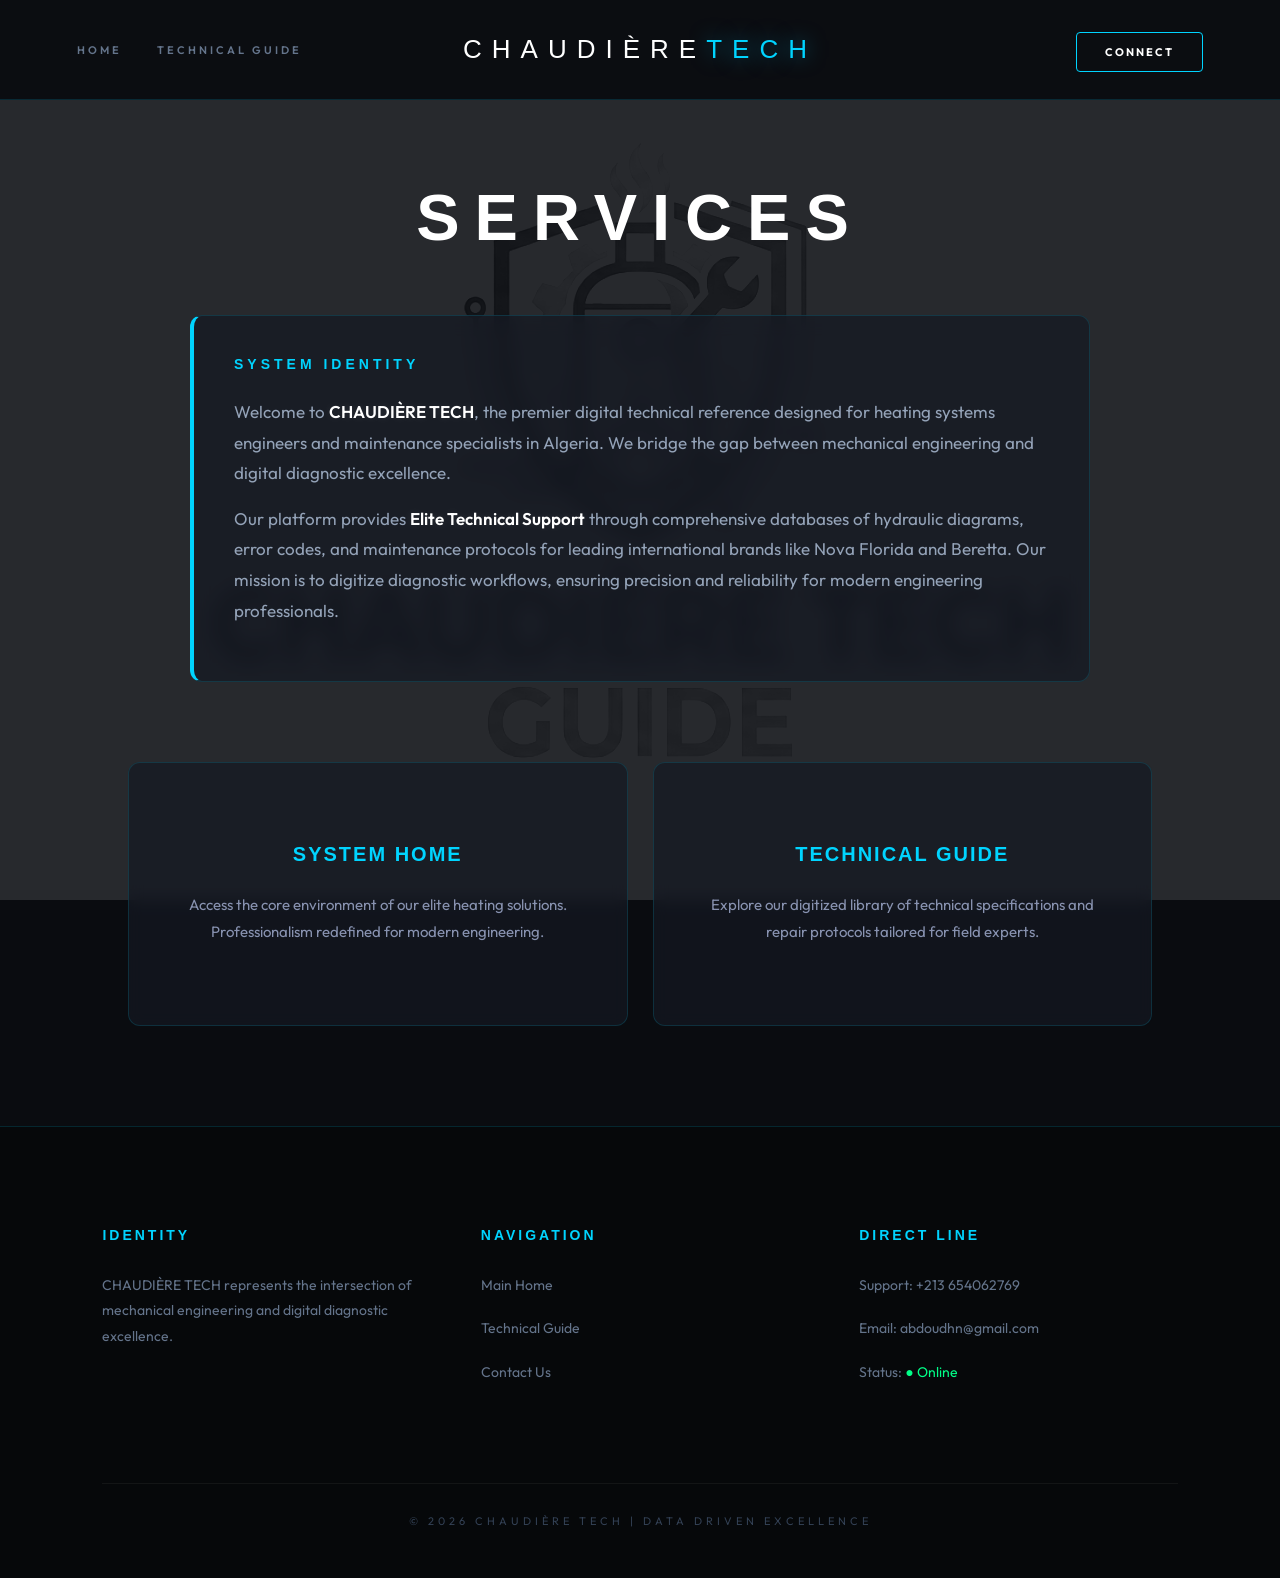
<file: index.html>
<!DOCTYPE html>
<html lang="en">
<head>
    <meta charset="UTF-8">
    <meta name="viewport" content="width=device-width, initial-scale=1.0">
    <title>CHAUDIÈRE TECH | PROFESSIONAL INTERFACE</title>
    <link href="https://fonts.googleapis.com/css2?family=Syncopate:wght@700&family=Outfit:wght@300;600&display=swap" rel="stylesheet">
    <link rel="icon" href="image/Gemini_Generated_Image_ovh1bdovh1bdovh1.png" sizes="any" type="image/png">  
    <style>
        :root {
            --accent: #00d4ff; /* Glowing Ice Blue */
            --bg: #0a0c10;
            --card-bg: rgba(20, 25, 35, 0.7); 
            --border: rgba(0, 212, 255, 0.15);
            --transition: all 0.5s cubic-bezier(0.2, 1, 0.3, 1);
            --text-dim: #94a3b8;
        }

        * { margin: 0; padding: 0; box-sizing: border-box; }

        body {
            background-color: var(--bg);
            color: #e0e6ed;
            font-family: 'Outfit', sans-serif;
            overflow-x: hidden;
            position: relative;
            width: 100%;
            min-height: 100vh;
        }

        body::before {
            content: "";
            position: fixed; 
            top: 0; left: 0;
            width: 100%; height: 100%;
            background-image: url('image/Gemini_Generated_Image_ovh1bdovh1bdovh1 (1).png'); 
            background-repeat: no-repeat; 
            background-position: center;  
            background-size: cover;       
            opacity: 0.12;               
            filter: grayscale(100%) brightness(1.5) contrast(1.1); 
            z-index: -1;
        }

        /* NAVIGATION */
        .navbar {
            position: fixed;
            top: 0; width: 100%; height: 100px;
            display: grid; grid-template-columns: 1fr auto 1fr;
            align-items: center; padding: 0 6%;
            background: rgba(10, 12, 16, 0.95);
            backdrop-filter: blur(20px);
            border-bottom: 1px solid var(--border);
            z-index: 1000;
        }

        .nav-links { display: flex; gap: 35px; }
        .nav-links a {
            text-decoration: none; color: #64748b; font-size: 11px;
            letter-spacing: 3px; text-transform: uppercase; font-weight: 600;
            transition: var(--transition);
        }
        .nav-links a:hover { color: var(--accent); text-shadow: 0 0 10px var(--accent); }

        .logo a {
            font-family: 'Syncopate', sans-serif; font-size: 26px;
            color: #fff; text-decoration: none; letter-spacing: 10px;
            text-transform: uppercase;
        }
        .logo span { color: var(--accent); text-shadow: 0 0 20px rgba(0, 212, 255, 0.5); }

        .nav-right { text-align: right; }
        .contact-btn {
            text-decoration: none; color: #fff; background: transparent;
            border: 1px solid var(--accent); padding: 12px 28px;
            font-size: 11px; letter-spacing: 2px; font-weight: 700;
            border-radius: 4px; transition: var(--transition);
        }
        .contact-btn:hover { 
            background: var(--accent); 
            box-shadow: 0 0 25px rgba(0, 212, 255, 0.4); 
            color: #000;
        }

        /* HERO SECTION */
        .hero {
            min-height: 100vh;
            display: flex; flex-direction: column;
            justify-content: flex-start; align-items: center;
            padding: 180px 10% 100px;
        }

        .hero h1 {
            font-family: 'Syncopate', sans-serif;
            font-size: clamp(35px, 7vw, 65px);
            font-weight: 700; letter-spacing: 15px; margin-bottom: 60px;
            text-align: center; color: #fff; text-transform: uppercase;
        }

        /* ABOUT / IDENTITY SECTION */
        .site-identity {
            max-width: 900px;
            background: var(--card-bg);
            border: 1px solid var(--border);
            border-left: 4px solid var(--accent);
            padding: 40px;
            margin-bottom: 80px;
            border-radius: 12px;
            backdrop-filter: blur(10px);
            text-align: left;
        }

        .site-identity h2 {
            font-family: 'Syncopate', sans-serif;
            font-size: 14px;
            color: var(--accent);
            letter-spacing: 4px;
            margin-bottom: 25px;
            text-transform: uppercase;
        }

        .site-identity p {
            font-size: 17px;
            line-height: 1.8;
            color: var(--text-dim);
            margin-bottom: 15px;
        }

        .highlight {
            color: #fff;
            font-weight: 600;
            text-shadow: 0 0 10px rgba(255, 255, 255, 0.1);
        }

        /* SERVICES GRID */
        .services-grid {
            display: grid;
            grid-template-columns: repeat(auto-fit, minmax(320px, 1fr));
            gap: 25px; 
            width: 100%; 
            max-width: 1100px;
        }

        .service-card {
            background: var(--card-bg);
            border: 1px solid var(--border);
            padding: 80px 40px;
            text-align: center;
            text-decoration: none;
            border-radius: 12px;
            transition: var(--transition);
            backdrop-filter: blur(8px);
        }

        .service-card:hover {
            border-color: var(--accent);
            transform: translateY(-15px);
            background: rgba(20, 25, 35, 0.95);
            box-shadow: 0 25px 50px rgba(0,0,0,0.5);
        }

        .service-card h3 {
            color: var(--accent); 
            font-family: 'Syncopate', sans-serif;
            font-size: 20px; 
            margin-bottom: 25px; 
            letter-spacing: 2px;
            text-transform: uppercase;
        }

        .service-card p {
            color: #8892b0; 
            font-size: 15px; 
            line-height: 1.8;
        }

        /* FOOTER */
        footer {
            background: #06080a; 
            padding: 100px 8% 50px;
            border-top: 1px solid var(--border);
            position: relative; 
            z-index: 10;
        }

        .footer-wrap {
            display: grid; 
            grid-template-columns: repeat(auto-fit, minmax(280px, 1fr));
            gap: 60px; 
            max-width: 1200px; 
            margin: 0 auto;
        }

        .footer-col h4 {
            color: var(--accent); 
            font-family: 'Syncopate', sans-serif;
            font-size: 14px; 
            letter-spacing: 3px; 
            margin-bottom: 30px;
            text-transform: uppercase;
        }

        .footer-col p, .footer-col a {
            color: #64748b; 
            text-decoration: none; 
            font-size: 14px;
            display: block; 
            margin-bottom: 18px;
            line-height: 1.8;
            transition: 0.3s;
        }

        .footer-col a:hover { color: var(--accent); transform: translateX(5px); }

        .bottom-bar {
            margin-top: 80px; 
            padding-top: 30px; 
            border-top: 1px solid rgba(255,255,255,0.05);
            text-align: center; 
            font-size: 11px; 
            color: #334155; 
            letter-spacing: 4px;
            text-transform: uppercase;
        }

        @media (max-width: 900px) {
            .navbar { grid-template-columns: 1fr; height: auto; padding: 20px; gap: 15px; }
            .nav-links { justify-content: center; }
        }
    </style>
</head>
<body>

    <nav class="navbar">
        <div class="nav-links">
            <a href="home/idex.html">Home</a>
            <a href="home/index.html">Technical Guide</a>
        </div>
        
        <div class="logo">
            <a href="#">CHAUDIÈRE<span>TECH</span></a>
        </div>

        <div class="nav-right">
            <a href="contact/index.html" class="contact-btn">CONNECT</a>
        </div>
    </nav>

    <main class="hero">
        <h1>SERVICES</h1>

        <section class="site-identity">
            <h2>System Identity</h2>
            <p>
                Welcome to <span class="highlight">CHAUDIÈRE TECH</span>, the premier digital technical reference designed for heating systems engineers and maintenance specialists in Algeria. We bridge the gap between mechanical engineering and digital diagnostic excellence.
            </p>
            <p>
                Our platform provides <span class="highlight">Elite Technical Support</span> through comprehensive databases of hydraulic diagrams, error codes, and maintenance protocols for leading international brands like Nova Florida and Beretta. Our mission is to digitize diagnostic workflows, ensuring precision and reliability for modern engineering professionals.
            </p>
        </section>

        <div class="services-grid">
            <a href="home/idex.html" class="service-card">
                <h3>System Home</h3>
                <p>Access the core environment of our elite heating solutions. Professionalism redefined for modern engineering.</p>
            </a>
            
            <a href="home/index.html" class="service-card">
                <h3>Technical Guide</h3>
                <p>Explore our digitized library of technical specifications and repair protocols tailored for field experts.</p>
            </a>
        </div>
    </main>

    <footer>
        <div class="footer-wrap">
            <div class="footer-col">
                <h4>IDENTITY</h4>
                <p>CHAUDIÈRE TECH represents the intersection of mechanical engineering and digital diagnostic excellence.</p>
            </div>
            
            <div class="footer-col">
                <h4>NAVIGATION</h4>
                <a href="home/idex.html">Main Home</a> 
                <a href="home/index.html">Technical Guide</a>
                <a href="contact/index.html">Contact Us</a>
            </div>

            <div class="footer-col">
                <h4>DIRECT LINE</h4>
                <p>Support: +213 654062769</p>
                <p>Email: abdoudhn@gmail.com</p>
                <p>Status: <span style="color: #00ff88;">● Online</span></p>
            </div>
        </div>
        
        <div class="bottom-bar">
            © 2026 CHAUDIÈRE TECH | DATA DRIVEN EXCELLENCE
        </div>
    </footer>

</body>
</html>
</file>
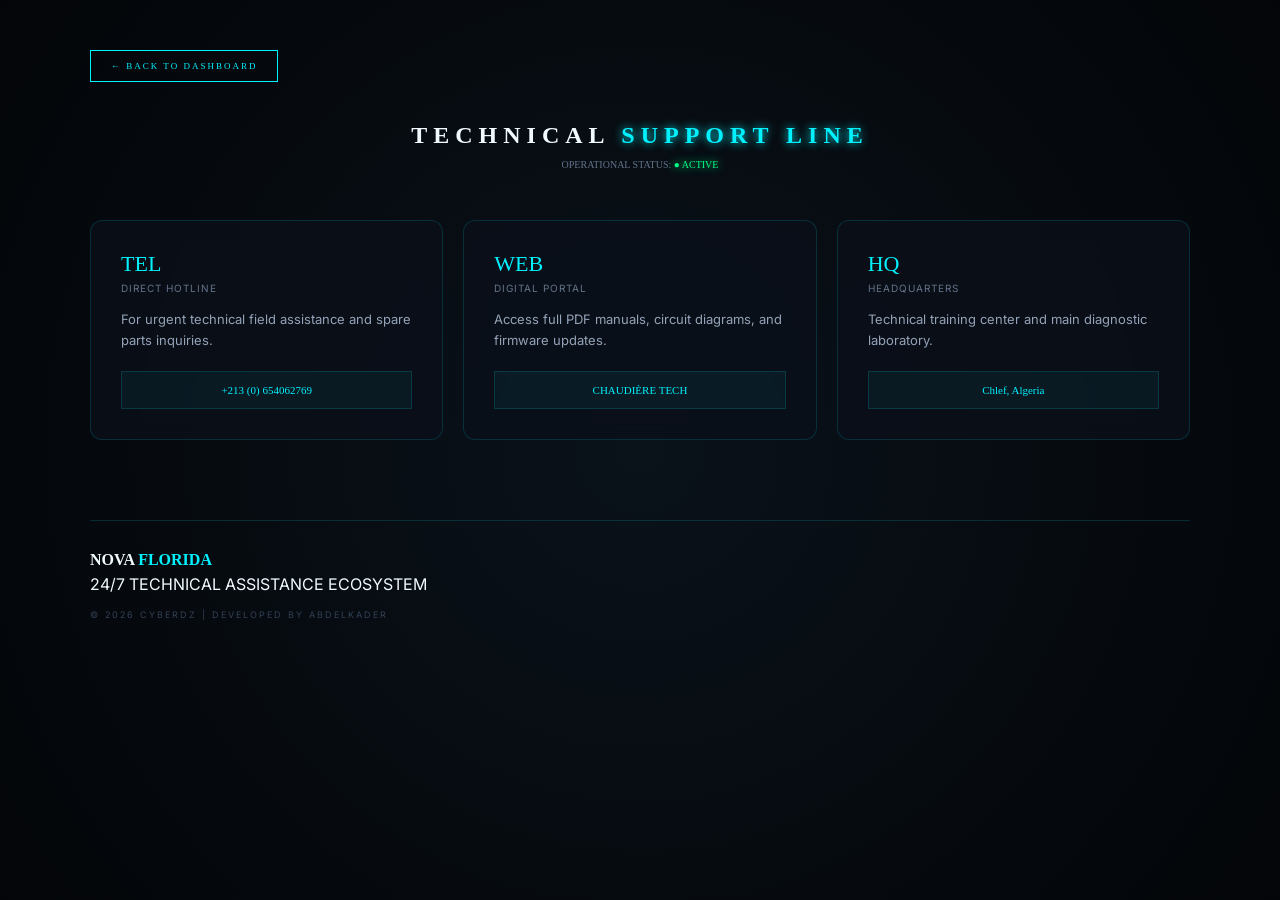
<file: contact/index.html>
<!DOCTYPE html>
<html lang="en">
<head>
    <meta charset="UTF-8">
    <meta name="viewport" content="width=device-width, initial-scale=1.0">
    <title>SUPPORT LINE </title>
    <link rel="icon" href="../image/Gemini_Generated_Image_ovh1bdovh1bdovh1.png" sizes="any" type="image/png"> 
    <link rel="stylesheet" href="style.css">
</head>
<body>
    <main class="content-wrapper">
        <a href="../home/idex.html" class="btn-back">← BACK TO DASHBOARD</a>
        
        <h2 class="section-title">TECHNICAL <span>SUPPORT LINE</span></h2>
        
        <div class="status-box">
            OPERATIONAL STATUS: <span class="status-active">● ACTIVE</span>
        </div>

        <div class="support-grid">
            
            <div class="support-card">
                <div class="card-id">TEL</div>
                <div class="card-tag">DIRECT HOTLINE</div>
                <p>For urgent technical field assistance and spare parts inquiries.</p>
                <div class="contact-box">+213 (0) 654062769</div>
            </div>

            <div class="support-card">
                <div class="card-id">WEB</div>
                <div class="card-tag">DIGITAL PORTAL</div>
                <p>Access full PDF manuals, circuit diagrams, and firmware updates.</p>
                <div class="contact-box">CHAUDIÈRE TECH </div>
            </div>

            <div class="support-card">
                <div class="card-id">HQ</div>
                <div class="card-tag">HEADQUARTERS</div>
                <p>Technical training center and main diagnostic laboratory.</p>
                <div class="contact-box">Chlef, Algeria</div>
            </div>

        </div>

        <footer class="main-footer">
            <div class="footer-brand">
                <h4>NOVA <span>FLORIDA</span></h4>
                <p>24/7 TECHNICAL ASSISTANCE ECOSYSTEM</p>
            </div>
            <div class="footer-copyright">
                © 2026 CYBERDZ | DEVELOPED BY ABDELKADER
            </div>
        </footer>
    </main>
</body>
</html>
</file>
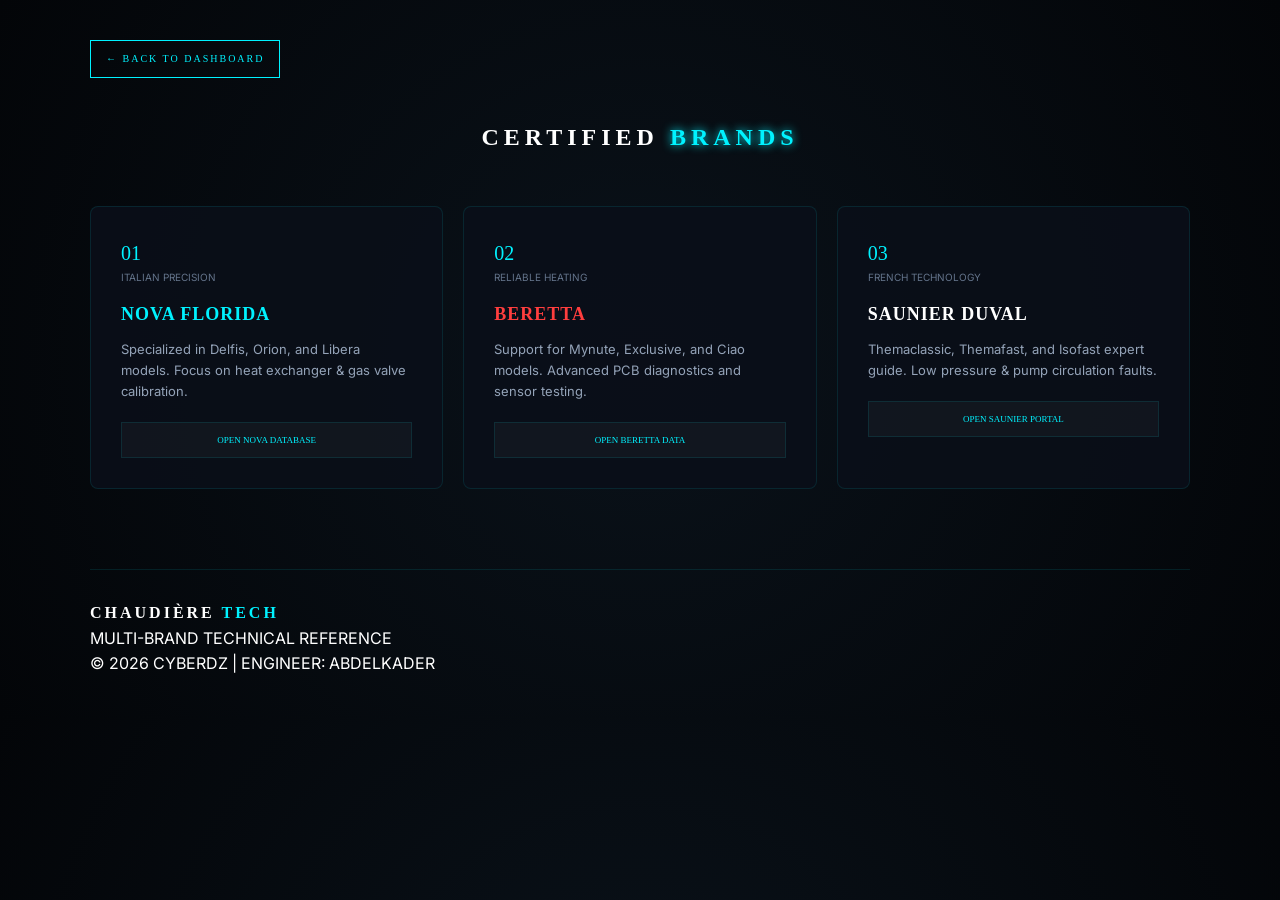
<file: home/index.html>
<!DOCTYPE html>
<html lang="en">
<head>
    <meta charset="UTF-8">
    <meta name="viewport" content="width=device-width, initial-scale=1.0">
    <title>BRANDS GUIDE | CHAUDIÈRE TECH</title>
    <link rel="icon" href="../image/Gemini_Generated_Image_ovh1bdovh1bdovh1.png" sizes="any" type="image/png"> 
    <style>
        @import url('https://fonts.googleapis.com/css2?family=Inter:wght@400;600&family=Syncopate:wght@700&display=swap');

:root {
    --accent: #00f2ff;
    --bg: #030508;
    --card: rgba(10, 15, 25, 0.9);
    --border: rgba(0, 242, 255, 0.1);
}

* { margin: 0; padding: 0; box-sizing: border-box; }

body {
    background: var(--bg);
    background-image: radial-gradient(circle at 50% 50%, #0a121a 0%, #030508 100%);
    color: #fff;
    font-family: 'Inter', sans-serif;
    padding: 40px 5%;
    line-height: 1.6;
}

.content-wrapper { max-width: 1100px; margin: 0 auto; }

/* زر الرجوع */
.btn-back {
    display: inline-block;
    color: var(--accent);
    text-decoration: none;
    font-family: 'Syncopate';
    font-size: 10px;
    border: 1px solid var(--accent);
    padding: 10px 15px;
    margin-bottom: 40px;
    letter-spacing: 2px;
}

/* العناوين */
.section-title { font-family: 'Syncopate'; letter-spacing: 5px; text-align: center; margin-bottom: 50px; }
.section-title span { color: var(--accent); text-shadow: 0 0 10px var(--accent); }

/* تنظيم الشبكة */
.support-grid {
    display: grid;
    grid-template-columns: repeat(auto-fit, minmax(300px, 1fr));
    gap: 20px;
}

/* الكروت */
.support-card {
    background: var(--card);
    border: 1px solid var(--border);
    padding: 30px;
    border-radius: 8px;
    transition: 0.3s;
}

.support-card:hover { border-color: var(--accent); transform: translateY(-5px); }

.card-id { font-family: 'Syncopate'; color: var(--accent); font-size: 20px; }
.card-tag { font-size: 10px; color: #64748b; margin-bottom: 15px; }

.support-card h3 { font-family: 'Syncopate'; font-size: 18px; margin-bottom: 10px; letter-spacing: 1px; }

/* ألوان الماركات */
.nova h3 { color: #00f2ff; }
.beretta h3 { color: #ff3e3e; }
.saunier h3 { color: #ffffff; }

.support-card p { font-size: 13px; color: #94a3b8; margin-bottom: 20px; }

.action-box {
    background: rgba(255, 255, 255, 0.03);
    border: 1px solid var(--border);
    padding: 10px;
    font-family: 'Syncopate';
    font-size: 9px;
    text-align: center;
    color: var(--accent);
}

/* الفوتر */
.main-footer { margin-top: 80px; padding-top: 30px; border-top: 1px solid var(--border); }
.footer-brand h4 { font-family: 'Syncopate'; letter-spacing: 3px; }
.footer-brand span { color: var(--accent); }
    </style>
</head>
<body>
    <main class="content-wrapper">
        <a href="idex.html" class="btn-back">← BACK TO DASHBOARD</a>
        
        <h2 class="section-title">CERTIFIED <span>BRANDS</span></h2>
        
        <div class="support-grid">
            <div class="support-card nova">
                <div class="card-id">01</div>
                <div class="card-tag">ITALIAN PRECISION</div>
                <h3>NOVA FLORIDA</h3>
                <p>Specialized in Delfis, Orion, and Libera models. Focus on heat exchanger & gas valve calibration.</p>
                <div class="action-box">OPEN NOVA DATABASE</div>
            </div>

            <div class="support-card beretta">
                <div class="card-id">02</div>
                <div class="card-tag">RELIABLE HEATING</div>
                <h3>BERETTA</h3>
                <p>Support for Mynute, Exclusive, and Ciao models. Advanced PCB diagnostics and sensor testing.</p>
                <div class="action-box">OPEN BERETTA DATA</div>
            </div>

            <div class="support-card saunier">
                <div class="card-id">03</div>
                <div class="card-tag">FRENCH TECHNOLOGY</div>
                <h3>SAUNIER DUVAL</h3>
                <p>Themaclassic, Themafast, and Isofast expert guide. Low pressure & pump circulation faults.</p>
                <div class="action-box">OPEN SAUNIER PORTAL</div>
            </div>
        </div>

        <footer class="main-footer">
            <div class="footer-brand">
                <h4>CHAUDIÈRE <span>TECH</span></h4>
                <p>MULTI-BRAND TECHNICAL REFERENCE</p>
            </div>
            <div class="footer-copyright">© 2026 CYBERDZ | ENGINEER: ABDELKADER</div>
        </footer>
    </main>
</body>
</html>
</file>
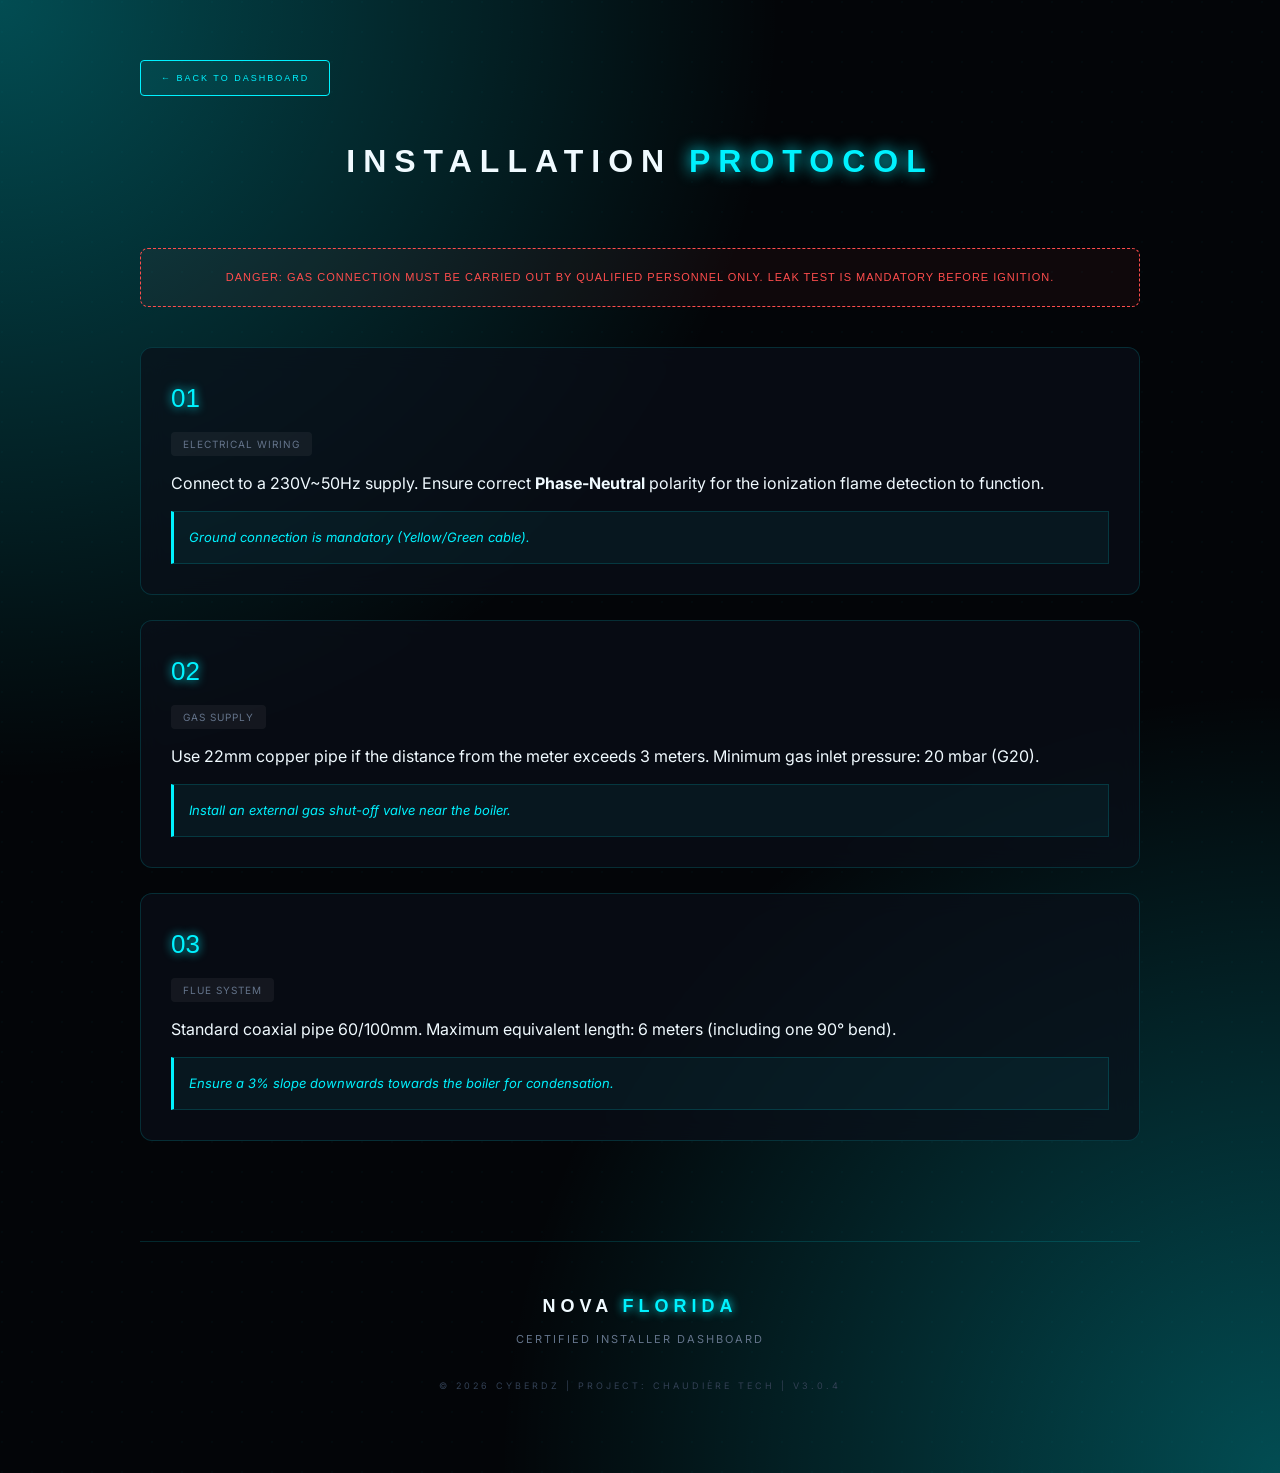
<file: instructions_for_the_installation_technician/index.html>
<!DOCTYPE html>
<html lang="en">
<head>
    <meta charset="UTF-8">
    <meta name="viewport" content="width=device-width, initial-scale=1.0">
    <title>INSTALLATION PROTOCOL | NOVA FLORIDA</title>
    <link rel="icon" href="../image/Gemini_Generated_Image_ovh1bdovh1bdovh1.png" sizes="any" type="image/png"> 
    <link rel="stylesheet" href="../الخدمات/style.css">
</head>
<body>
    <main class="content-wrapper">
        <a href="../home/noval-florida.html" class="btn-back">← BACK TO DASHBOARD</a>

        <h2 class="section-title">INSTALLATION <span>PROTOCOL</span></h2>
        
        <div class="warning-box">
            DANGER: GAS CONNECTION MUST BE CARRIED OUT BY QUALIFIED PERSONNEL ONLY. 
            LEAK TEST IS MANDATORY BEFORE IGNITION.
        </div>

        <div class="repair-item">
            <div class="error-id">01</div>
            <div class="fault-tag">ELECTRICAL WIRING</div>
            <p class="error-desc">Connect to a 230V~50Hz supply. Ensure correct <strong>Phase-Neutral</strong> polarity for the ionization flame detection to function.</p>
            <div class="action-box">Ground connection is mandatory (Yellow/Green cable).</div>
        </div>

        <div class="repair-item">
            <div class="error-id">02</div>
            <div class="fault-tag">GAS SUPPLY</div>
            <p class="error-desc">Use 22mm copper pipe if the distance from the meter exceeds 3 meters. Minimum gas inlet pressure: 20 mbar (G20).</p>
            <div class="action-box">Install an external gas shut-off valve near the boiler.</div>
        </div>

        <div class="repair-item">
            <div class="error-id">03</div>
            <div class="fault-tag">FLUE SYSTEM</div>
            <p class="error-desc">Standard coaxial pipe 60/100mm. Maximum equivalent length: 6 meters (including one 90° bend).</p>
            <div class="action-box">Ensure a 3% slope downwards towards the boiler for condensation.</div>
        </div>

        <footer class="main-footer">
            <div class="footer-brand">
                <h4>NOVA <span>FLORIDA</span></h4>
                <p>CERTIFIED INSTALLER DASHBOARD</p>
            </div>
            <div class="footer-copyright">
                © 2026 CYBERDZ | PROJECT: CHAUDIÈRE TECH | V3.0.4
            </div>
        </footer>
    </main>
</body>
</html>
</file>
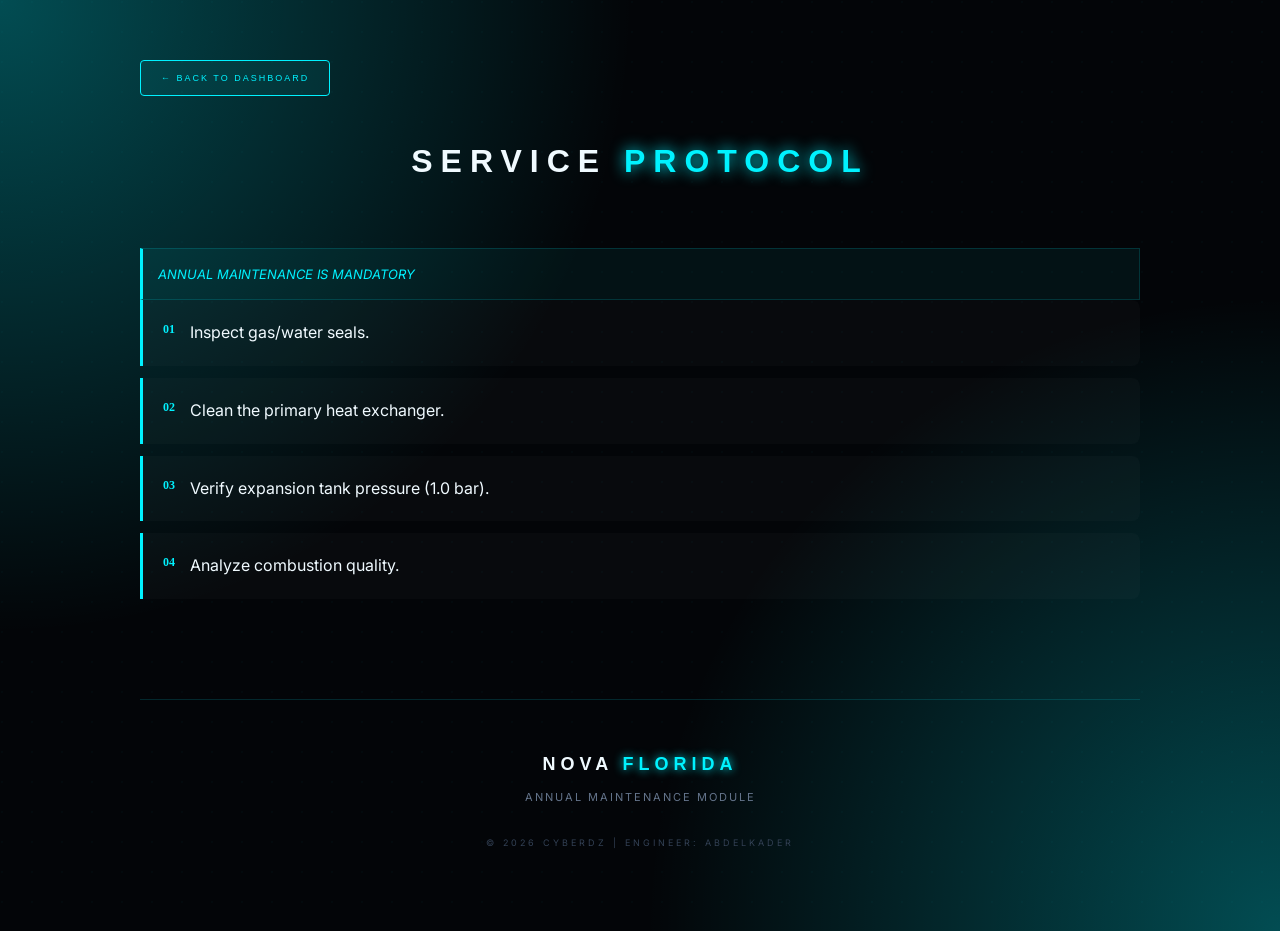
<file: maintenance/index.html>
<!DOCTYPE html>
<html lang="en">
<head>
    <meta charset="UTF-8">
    <title>MAINTENANCE | NOVA FLORIDA</title>
    <link rel="icon" href="../image/Gemini_Generated_Image_ovh1bdovh1bdovh1.png" sizes="any" type="image/png"> 
    <link rel="stylesheet" href="../الخدمات/style.css">
</head>
<body>
    <main class="content-wrapper">
        <a href="../home/noval-florida.html" class="btn-back">← BACK TO DASHBOARD</a>

        <h2 class="section-title">SERVICE <span>PROTOCOL</span></h2>
        <div class="action-box">ANNUAL MAINTENANCE IS MANDATORY</div>
        
        <ul class="task-list">
            <li><span>01</span> Inspect gas/water seals.</li>
            <li><span>02</span> Clean the primary heat exchanger.</li>
            <li><span>03</span> Verify expansion tank pressure (1.0 bar).</li>
            <li><span>04</span> Analyze combustion quality.</li>
        </ul>

        <footer class="main-footer">
            <div class="footer-brand">
                <h4>NOVA <span>FLORIDA</span></h4>
                <p>ANNUAL MAINTENANCE MODULE</p>
            </div>
            <div class="footer-copyright">© 2026 CYBERDZ | ENGINEER: ABDELKADER</div>
        </footer>
    </main>
</body>
</html>
</file>
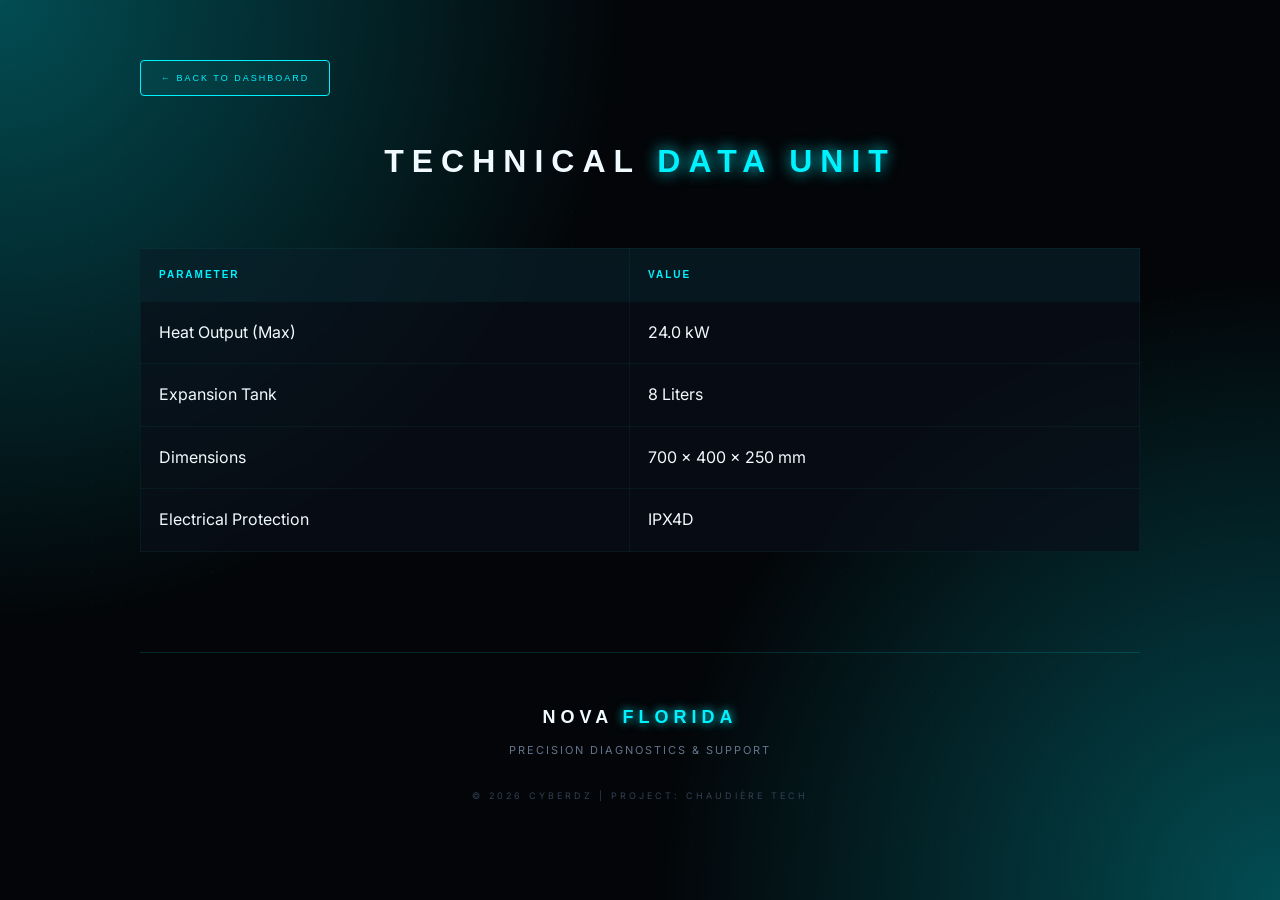
<file: technical_specifications_and_dimensions/index.html>
<!DOCTYPE html>
<html lang="en">
<head>
    <meta charset="UTF-8">
    <title>TECH SPECS | NOVA FLORIDA</title>
    <link rel="icon" href="../image/Gemini_Generated_Image_ovh1bdovh1bdovh1.png" sizes="any" type="image/png"> 
    <link rel="stylesheet" href="../الخدمات/style.css">
</head>
<body>
    <main class="content-wrapper">
        <a href="../home/noval-florida.html" class="btn-back">← BACK TO DASHBOARD</a>
        
        <h2 class="section-title">TECHNICAL <span>DATA UNIT</span></h2>
        <table class="tech-table">
            <thead>
                <tr><th>PARAMETER</th><th>VALUE</th></tr>
            </thead>
            <tbody>
                <tr><td>Heat Output (Max)</td><td>24.0 kW</td></tr>
                <tr><td>Expansion Tank</td><td>8 Liters</td></tr>
                <tr><td>Dimensions</td><td>700 x 400 x 250 mm</td></tr>
                <tr><td>Electrical Protection</td><td>IPX4D</td></tr>
            </tbody>
        </table>

        <footer class="main-footer">
            <div class="footer-brand">
                <h4>NOVA <span>FLORIDA</span></h4>
                <p>PRECISION DIAGNOSTICS & SUPPORT</p>
            </div>
            <div class="footer-copyright">© 2026 CYBERDZ | PROJECT: CHAUDIÈRE TECH</div>
        </footer>
    </main>
</body>
</html>
</file>
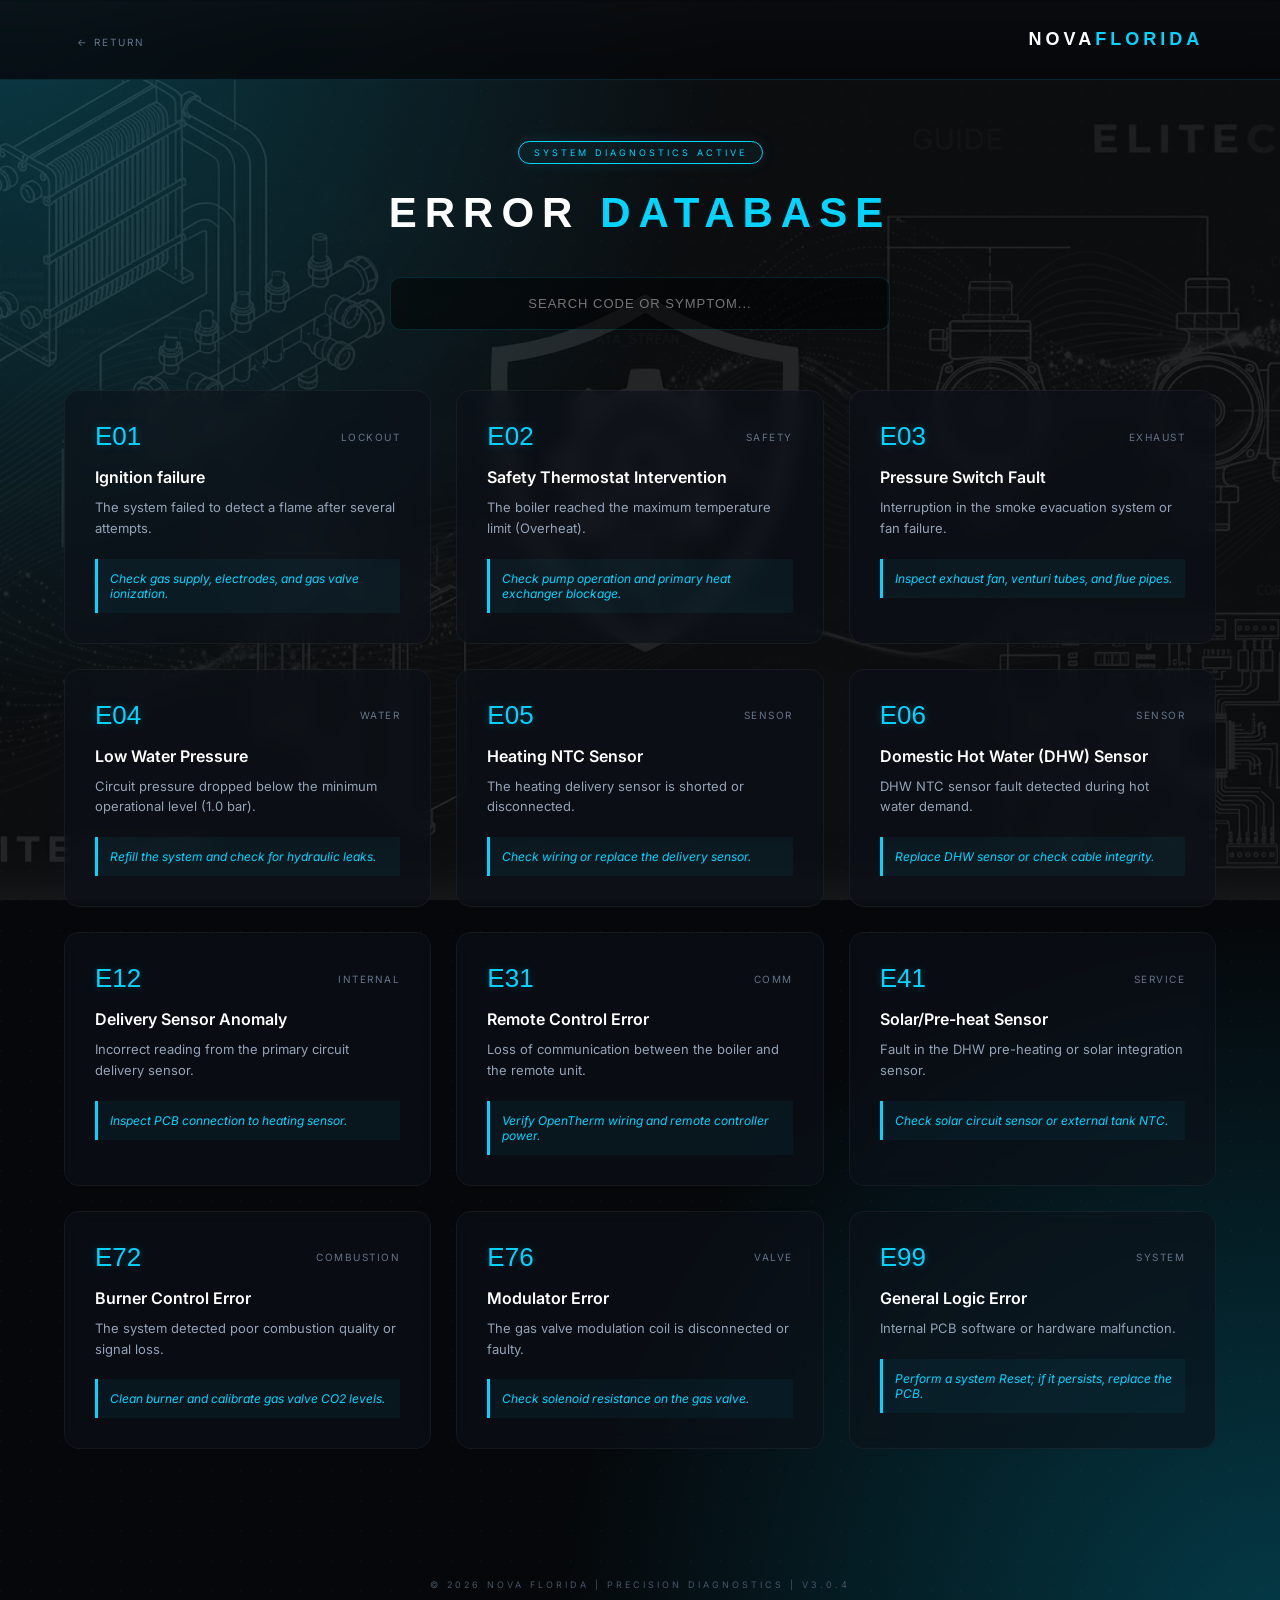
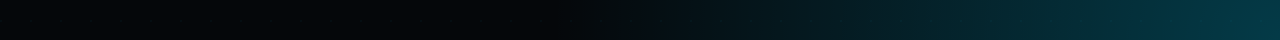
<file: test_de_la_chaudière/index.html>
<!DOCTYPE html>
<html lang="en">
<head>
    <meta charset="UTF-8">
    <meta name="viewport" content="width=device-width, initial-scale=1.0">
    <title>NOVA FLORIDA | Full Error Database</title>
    <link href="https://fonts.googleapis.com/css2?family=Syncopate:wght@700&family=Inter:wght@300;400;600&display=swap" rel="stylesheet">
 <link rel="icon" href="../image/Gemini_Generated_Image_ovh1bdovh1bdovh1.png" sizes="any" type="image/png">  
    <style>
        /* ================= NOVA FLORIDA | HIGH-TECH DIAGNOSTICS ================= */

@import url('https://fonts.googleapis.com/css2?family=Inter:wght@300;400;600&family=Syncopate:wght@400;700&display=swap');

:root {
    --accent: #00d4ff;           /* أزرق نيوني */
    --accent-glow: rgba(0, 212, 255, 0.25);
    --bg-dark: #05070a;          /* خلفية سوداء عميقة */
    --card-bg: rgba(12, 18, 26, 0.6);
    --border-color: rgba(0, 212, 255, 0.15);
    --text-main: #e2e8f0;
    --transition: all 0.4s ease;
}

/* ================= Base Styles ================= */
* { margin: 0; padding: 0; box-sizing: border-box; }

body {
    background-color: var(--bg-dark);
    /* تأثير النقاط والتوهج الجانبي */
    background-image: 
        radial-gradient(circle at 0% 0%, var(--accent-glow) 0%, transparent 35%),
        radial-gradient(circle at 100% 100%, var(--accent-glow) 0%, transparent 35%),
        radial-gradient(circle at 1px 1px, rgba(0, 212, 255, 0.03) 1px, transparent 0);
    background-size: 100% 100%, 100% 100%, 30px 30px;
    color: var(--text-main);
    font-family: 'Inter', sans-serif;
    min-height: 100vh;
    padding-bottom: 50px;
}

/* ================= Navbar (Glassmorphism) ================= */
.navbar {
    position: fixed; top: 0; width: 100%; height: 80px;
    display: flex; justify-content: space-between; align-items: center;
    padding: 0 6%; background: rgba(5, 7, 10, 0.8);
    backdrop-filter: blur(15px); border-bottom: 1px solid var(--border-color);
    z-index: 1000;
}

.nav-links a {
    text-decoration: none; color: #64748b; font-size: 10px;
    letter-spacing: 2px; text-transform: uppercase; transition: var(--transition);
}
.nav-links a:hover { color: var(--accent); text-shadow: 0 0 8px var(--accent); }

.logo a {
    font-family: 'Syncopate', sans-serif; font-size: 18px;
    color: #fff; text-decoration: none; letter-spacing: 4px; font-weight: 700;
}
.logo span { color: var(--accent); }

/* ================= Hero Content ================= */
.hero-content { padding: 140px 5% 50px; text-align: center; }

.status-badge {
    display: inline-block; padding: 5px 15px; border: 1px solid var(--accent);
    color: var(--accent); font-size: 9px; letter-spacing: 3px;
    border-radius: 20px; margin-bottom: 25px;
    background: rgba(0, 212, 255, 0.05);
    box-shadow: 0 0 15px rgba(0, 212, 255, 0.1);
}

h1 {
    font-family: 'Syncopate', sans-serif; font-size: clamp(24px, 5vw, 42px);
    letter-spacing: 8px; margin-bottom: 40px; color: #fff;
}
h1 span { color: var(--accent); }

/* ================= Search ================= */
.search-container { max-width: 500px; margin: 0 auto 60px; }
.search-container input {
    width: 100%; background: rgba(0, 0, 0, 0.5); border: 1px solid var(--border-color);
    padding: 18px; color: #fff; border-radius: 10px; text-align: center;
    outline: none; transition: var(--transition); font-size: 13px; letter-spacing: 1px;
}
.search-container input:focus { border-color: var(--accent); box-shadow: 0 0 20px rgba(0, 212, 255, 0.1); }

/* ================= Error Grid & Cards ================= */
.error-grid {
    display: grid; grid-template-columns: repeat(auto-fit, minmax(320px, 1fr));
    gap: 25px; max-width: 1200px; margin: 0 auto;
}

.error-card {
    background: var(--card-bg); border: 1px solid rgba(255, 255, 255, 0.05);
    padding: 30px; border-radius: 15px; backdrop-filter: blur(10px);
    transition: var(--transition); text-align: left;
}
.error-card:hover {
    border-color: var(--accent); transform: translateY(-5px);
    box-shadow: 0 10px 30px rgba(0, 0, 0, 0.5);
}

.error-header { display: flex; justify-content: space-between; align-items: center; margin-bottom: 15px; }

.error-code {
    font-family: 'Syncopate', sans-serif; font-size: 26px;
    color: var(--accent); text-shadow: 0 0 10px var(--accent-glow);
}

.fault-tag { font-size: 10px; color: #64748b; text-transform: uppercase; letter-spacing: 1.5px; }

.error-title { font-weight: 600; font-size: 16px; margin-bottom: 10px; color: #fff; }

.error-desc { font-size: 13px; color: #94a3b8; margin-bottom: 20px; line-height: 1.6; }

.action-box {
    background: rgba(0, 212, 255, 0.05); border-left: 3px solid var(--accent);
    padding: 12px; font-size: 12px; color: var(--accent); font-style: italic;
}

/* ================= Footer ================= */
.footer-bottom {
    margin-top: 80px; text-align: center; font-size: 9px;
    color: #475569; letter-spacing: 3px; text-transform: uppercase;
}
        body::before {
    content: "";
    position: fixed; 
    top: 0;
    left: 0;
    width: 100%;
    height: 100%;
    background-image: url('../image/Gemini_Generated_Image_yrimc2yrimc2yrim.png'); 

    background-repeat: no-repeat; 
    background-position: center;  
    background-size: cover;       
    
    
    opacity: 0.12;               
    filter: grayscale(100%) brightness(1.5) contrast(1.1); 
    
    z-index: -1;
}
    </style>

</head>
<body>

    <nav class="navbar">
        <div class="nav-links"><a href="../home/noval-florida.html">← RETURN</a></div>
        <div class="logo"><a href="#">NOVA<span>FLORIDA</span></a></div>
    
    </nav>

    <main class="hero-content">
        <div class="status-badge">SYSTEM DIAGNOSTICS ACTIVE</div>
        <h1>ERROR <span>DATABASE</span></h1>
        
        <div class="search-container">
            <input type="text" id="diagSearch" placeholder="SEARCH CODE OR SYMPTOM...">
        </div>

        <section class="error-grid" id="errorGrid">
            
            <div class="error-card">
                <div class="error-header">
                    <div class="error-code">E01</div>
                    <div class="fault-tag">Lockout</div>
                </div>
                <div class="error-title">Ignition failure</div>
                <p class="error-desc">The system failed to detect a flame after several attempts.</p>
                <div class="action-box">Check gas supply, electrodes, and gas valve ionization.</div>
            </div>

            <div class="error-card">
                <div class="error-header">
                    <div class="error-code">E02</div>
                    <div class="fault-tag">Safety</div>
                </div>
                <div class="error-title">Safety Thermostat Intervention</div>
                <p class="error-desc">The boiler reached the maximum temperature limit (Overheat).</p>
                <div class="action-box">Check pump operation and primary heat exchanger blockage.</div>
            </div>

            <div class="error-card">
                <div class="error-header">
                    <div class="error-code">E03</div>
                    <div class="fault-tag">Exhaust</div>
                </div>
                <div class="error-title">Pressure Switch Fault</div>
                <p class="error-desc">Interruption in the smoke evacuation system or fan failure.</p>
                <div class="action-box">Inspect exhaust fan, venturi tubes, and flue pipes.</div>
            </div>

            <div class="error-card">
                <div class="error-header">
                    <div class="error-code">E04</div>
                    <div class="fault-tag">Water</div>
                </div>
                <div class="error-title">Low Water Pressure</div>
                <p class="error-desc">Circuit pressure dropped below the minimum operational level (1.0 bar).</p>
                <div class="action-box">Refill the system and check for hydraulic leaks.</div>
            </div>

            <div class="error-card">
                <div class="error-header">
                    <div class="error-code">E05</div>
                    <div class="fault-tag">Sensor</div>
                </div>
                <div class="error-title">Heating NTC Sensor</div>
                <p class="error-desc">The heating delivery sensor is shorted or disconnected.</p>
                <div class="action-box">Check wiring or replace the delivery sensor.</div>
            </div>

            <div class="error-card">
                <div class="error-header">
                    <div class="error-code">E06</div>
                    <div class="fault-tag">Sensor</div>
                </div>
                <div class="error-title">Domestic Hot Water (DHW) Sensor</div>
                <p class="error-desc">DHW NTC sensor fault detected during hot water demand.</p>
                <div class="action-box">Replace DHW sensor or check cable integrity.</div>
            </div>

            <div class="error-card">
                <div class="error-header">
                    <div class="error-code">E12</div>
                    <div class="fault-tag">Internal</div>
                </div>
                <div class="error-title">Delivery Sensor Anomaly</div>
                <p class="error-desc">Incorrect reading from the primary circuit delivery sensor.</p>
                <div class="action-box">Inspect PCB connection to heating sensor.</div>
            </div>

            <div class="error-card">
                <div class="error-header">
                    <div class="error-code">E31</div>
                    <div class="fault-tag">Comm</div>
                </div>
                <div class="error-title">Remote Control Error</div>
                <p class="error-desc">Loss of communication between the boiler and the remote unit.</p>
                <div class="action-box">Verify OpenTherm wiring and remote controller power.</div>
            </div>

            <div class="error-card">
                <div class="error-header">
                    <div class="error-code">E41</div>
                    <div class="fault-tag">Service</div>
                </div>
                <div class="error-title">Solar/Pre-heat Sensor</div>
                <p class="error-desc">Fault in the DHW pre-heating or solar integration sensor.</p>
                <div class="action-box">Check solar circuit sensor or external tank NTC.</div>
            </div>

            <div class="error-card">
                <div class="error-header">
                    <div class="error-code">E72</div>
                    <div class="fault-tag">Combustion</div>
                </div>
                <div class="error-title">Burner Control Error</div>
                <p class="error-desc">The system detected poor combustion quality or signal loss.</p>
                <div class="action-box">Clean burner and calibrate gas valve CO2 levels.</div>
            </div>

            <div class="error-card">
                <div class="error-header">
                    <div class="error-code">E76</div>
                    <div class="fault-tag">Valve</div>
                </div>
                <div class="error-title">Modulator Error</div>
                <p class="error-desc">The gas valve modulation coil is disconnected or faulty.</p>
                <div class="action-box">Check solenoid resistance on the gas valve.</div>
            </div>

            <div class="error-card">
                <div class="error-header">
                    <div class="error-code">E99</div>
                    <div class="fault-tag">System</div>
                </div>
                <div class="error-title">General Logic Error</div>
                <p class="error-desc">Internal PCB software or hardware malfunction.</p>
                <div class="action-box">Perform a system Reset; if it persists, replace the PCB.</div>
            </div>

        </section>
    </main>

    <div class="footer-bottom">
        © 2026 NOVA FLORIDA | PRECISION DIAGNOSTICS | V3.0.4
    </div>

  <script src="main.js"></script>
</body>
</html>
</file>
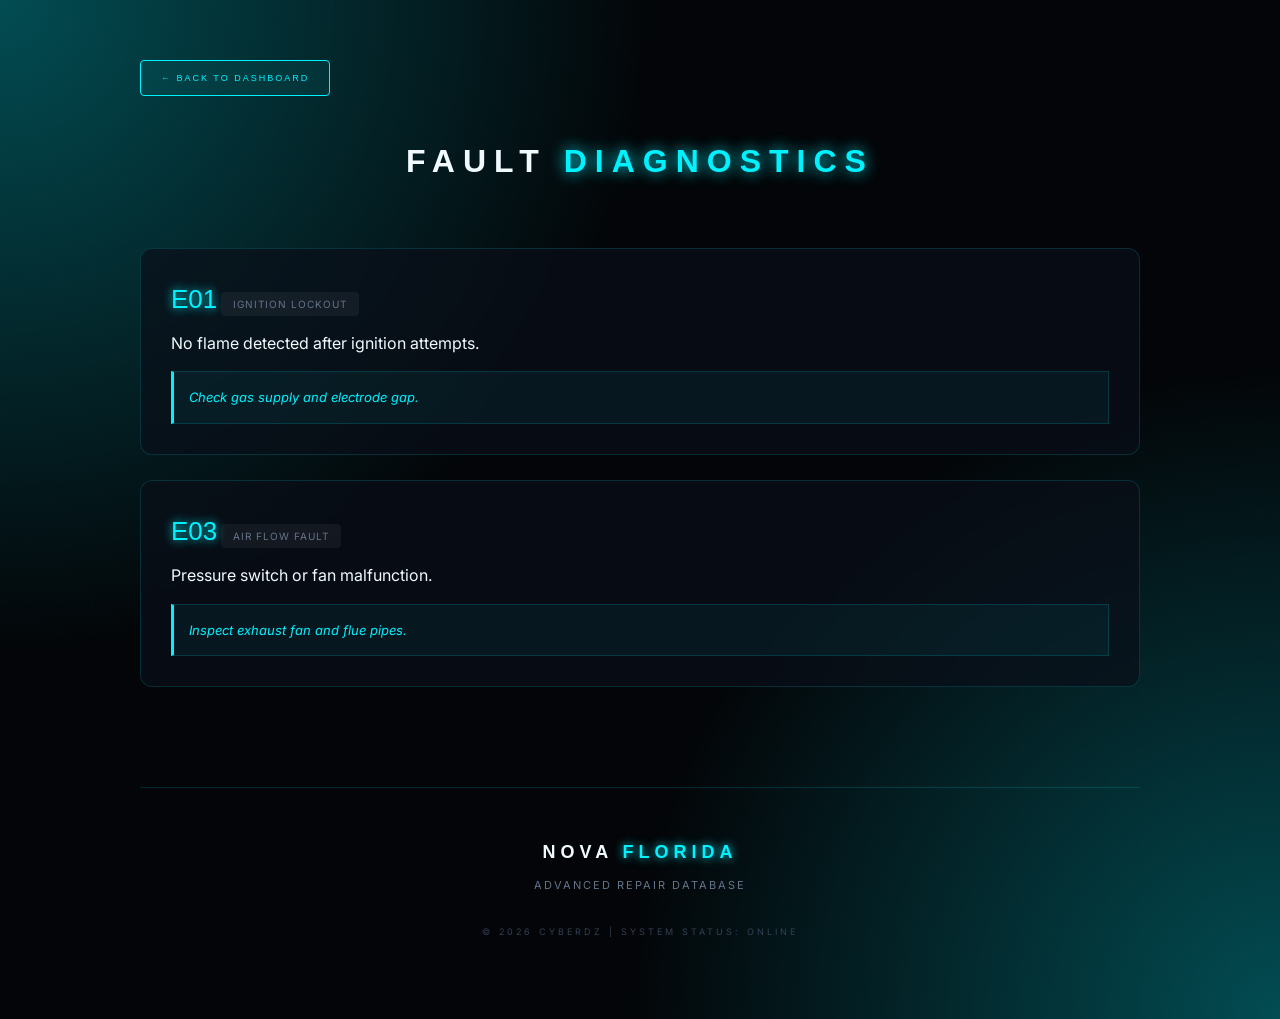
<file: troubleshooting_and_Repair/index.html>
<!DOCTYPE html>
<html lang="en">
<head>
    <meta charset="UTF-8">
    <title>REPAIR GUIDE | NOVA FLORIDA</title>
    <link rel="icon" href="../image/Gemini_Generated_Image_ovh1bdovh1bdovh1.png" sizes="any" type="image/png"> 
    <link rel="stylesheet" href="../الخدمات/style.css">
</head>
<body>
    <main class="content-wrapper">
        <a href="../home/noval-florida.html" class="btn-back">← BACK TO DASHBOARD</a>

        <h2 class="section-title">FAULT <span>DIAGNOSTICS</span></h2>
        
        <div class="repair-item">
            <span class="error-id">E01</span>
            <div class="fault-tag">IGNITION LOCKOUT</div>
            <p class="error-desc">No flame detected after ignition attempts.</p>
            <div class="action-box">Check gas supply and electrode gap.</div>
        </div>

        <div class="repair-item">
            <span class="error-id">E03</span>
            <div class="fault-tag">AIR FLOW FAULT</div>
            <p class="error-desc">Pressure switch or fan malfunction.</p>
            <div class="action-box">Inspect exhaust fan and flue pipes.</div>
        </div>

        <footer class="main-footer">
            <div class="footer-brand">
                <h4>NOVA <span>FLORIDA</span></h4>
                <p>ADVANCED REPAIR DATABASE</p>
            </div>
            <div class="footer-copyright">© 2026 CYBERDZ | SYSTEM STATUS: ONLINE</div>
        </footer>
    </main>
</body>
</html>
</file>
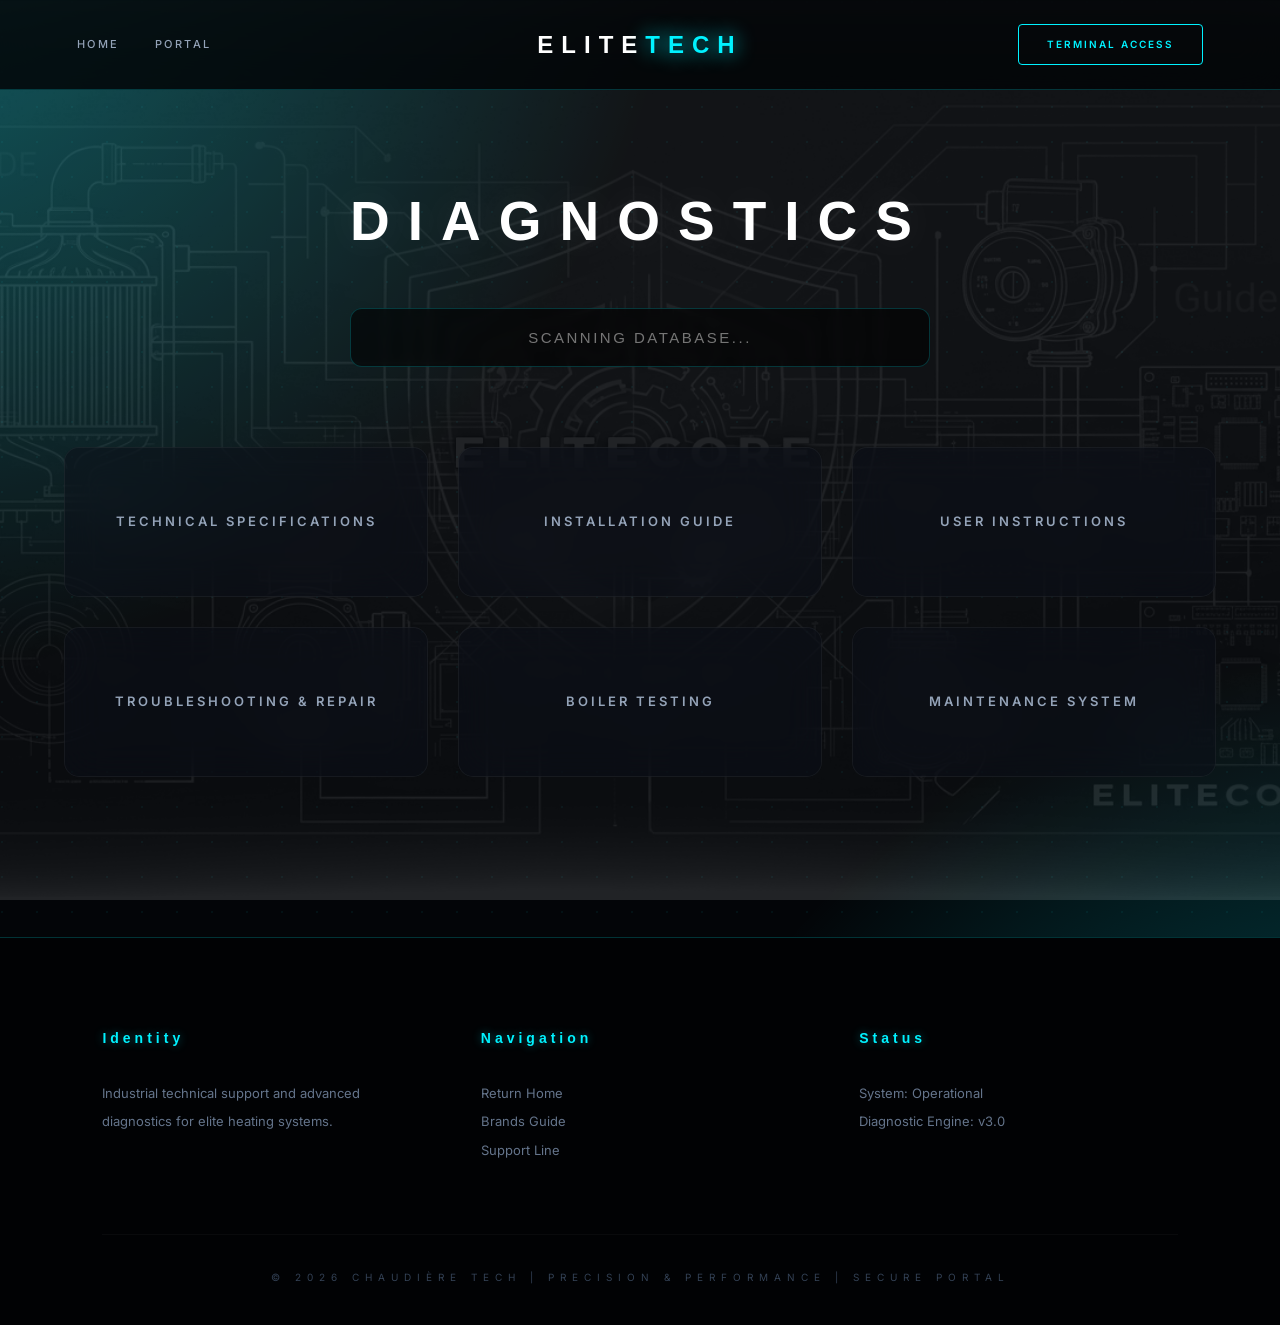
<file: home/beretta.html>
<!DOCTYPE html>
<html lang="en">
<head>
    <meta charset="UTF-8">
    <meta name="viewport" content="width=device-width, initial-scale=1.0">
    <title>CHAUDIÈRE TECH | Service Portal</title>
    <link href="https://fonts.googleapis.com/css2?family=Syncopate:wght@700&family=Inter:wght@300;400;600&display=swap" rel="stylesheet">
    <link rel="icon" href="../image/Gemini_Generated_Image_ovh1bdovh1bdovh1.png" sizes="any" type="image/png">  
   <link rel="stylesheet" href="style.css">
   <style>
    body::before {
    content: "";
    position: fixed; 
    top: 0;
    left: 0;
    width: 100%;
    height: 100%;
    background-image: url('../image/Gemini_Generated_Image_2aashp2aashp2aas.png'); 

    background-repeat: no-repeat; 
    background-position: center;  
    background-size: cover;       
    
    
    opacity: 0.12;               
    filter: grayscale(100%) brightness(1.5) contrast(1.1); 
    
    z-index: -1;
}
   </style>
</head>
<body>

    <nav class="navbar">
        <div class="nav-links">
            <a href="idex.html">Home</a>
            <a href="#">Portal</a>
        </div>
        
        <div class="logo">
            <a href="#">ELITE<span>TECH</span></a>
        </div>

        <div class="nav-right">
            <a href="../contact/index.html" class="contact-btn">TERMINAL ACCESS</a>
        </div>
    </nav>

    <main class="hero-content">
        <h1>DIAGNOSTICS</h1>

        <div class="search-container">
            <input type="text" id="searchInput" placeholder="SCANNING DATABASE...">
        </div>

        <div class="services-grid" id="mainGrid">
              <a href="../technical_specifications_and_dimensions/index.html" class="card">Technical Specifications</a>
            <a href="../instructions_for_the_installation_technician/index.html" class="card">Installation Guide</a>
            <a href="../user_Instructions/index.html" class="card">User Instructions</a>
            <a href="../troubleshooting_and_Repair/index.html" class="card">Troubleshooting & Repair</a>
            <a href="../test_de_la_chaudière/index.html" class="card">Boiler Testing</a>
            <a href="../maintenance/index.html" class="card">Maintenance System</a>
        </div>
    </main>

    <footer>
        <div class="footer-grid">
            <div class="footer-col">
                <h4>Identity</h4>
                <p>Industrial technical support and advanced diagnostics for elite heating systems.</p>
            </div>
            
            <div class="footer-col">
                <h4>Navigation</h4>
                <a href="index.html">Return Home</a>
                <a href="index.html">Brands Guide</a>
                <a href="../contact/index.html">Support Line</a>
            </div>

            <div class="footer-col">
                <h4>Status</h4>
                <p>System: Operational</p>
                <p>Diagnostic Engine: v3.0</p>
            </div>
        </div>
        
        <div class="footer-bottom">
            © 2026 CHAUDIÈRE TECH | PRECISION & PERFORMANCE | SECURE PORTAL
        </div>
    </footer>

    <script>
        const searchInput = document.getElementById("searchInput");
        const cards = document.querySelectorAll(".card");
        const grid = document.getElementById("mainGrid");

        searchInput.addEventListener("keyup", function () {
            const searchValue = searchInput.value.toLowerCase();
            let foundCount = 0;

            cards.forEach(card => {
                const text = card.textContent.toLowerCase();
                if(text.includes(searchValue)) {
                    card.style.display = "flex";
                    foundCount++;
                } else {
                    card.style.display = "none";
                }
            });

            // "No results" Logic
            let existingError = document.getElementById("search-error");
            if (foundCount === 0) {
                if (!existingError) {
                    let error = document.createElement("p");
                    error.id = "search-error";
                    error.innerHTML = "> ACCESS DENIED: NO DATA MATCHES YOUR QUERY";
                    error.style.cssText = "color: #ff4d4d; grid-column: 1/-1; text-align: center; padding: 40px; font-family: 'Syncopate'; font-size: 11px; letter-spacing: 2px;";
                    grid.appendChild(error);
                }
            } else if (existingError) {
                existingError.remove();
            }
        });
    </script>

</body>
</html>
</file>
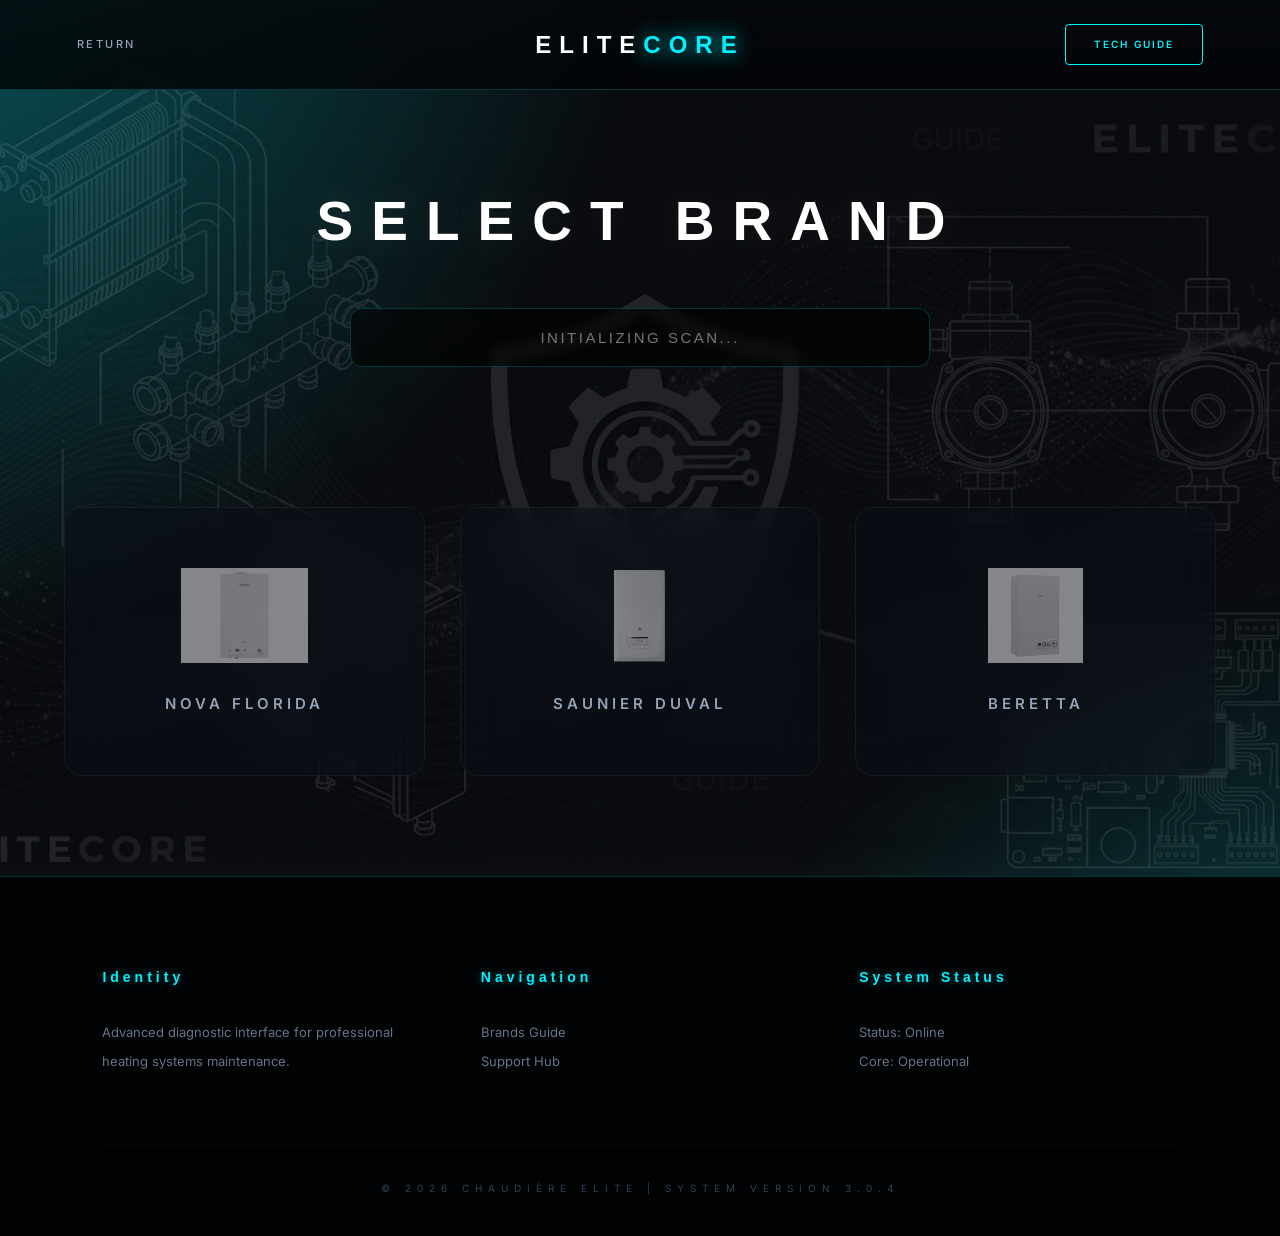
<file: home/idex.html>
<!DOCTYPE html>
<html lang="en">
<head>
    <meta charset="UTF-8">
    <meta name="viewport" content="width=device-width, initial-scale=1.0">
    <title>CHAUDIÈRE ELITE | Brands Portal</title>
    <link href="https://fonts.googleapis.com/css2?family=Syncopate:wght@700&family=Inter:wght@300;400;600&display=swap" rel="stylesheet">
    <link rel="stylesheet" href="style.css">
    <link rel="icon" href="../image/Gemini_Generated_Image_ovh1bdovh1bdovh1.png" sizes="any" type="image/png">  

    <style>
        body::before {
    content: "";
    position: fixed; 
    top: 0;
    left: 0;
    width: 100%;
    height: 100%;
    background-image: url('../image/Gemini_Generated_Image_yrimc2yrimc2yrim.png'); 

    background-repeat: no-repeat; 
    background-position: center;  
    background-size: cover;       
    
    
    opacity: 0.12;               
    filter: grayscale(100%) brightness(1.5) contrast(1.1); 
    
    z-index: -1;
}
    </style>
</head>
<body>

    <nav class="navbar">
        <div class="nav-links">
            <a href="../index.html">Return</a>
           
        </div>
        
        <div class="logo">
            <a href="#">ELITE<span>CORE</span></a>
        </div>

        <div class="nav-right">
            <a href="index.html" class="contact-btn">Tech Guide</a>
        </div>
    </nav>

    <main class="hero-content">
        <h1>SELECT <span>BRAND</span></h1>
        <div class="search-container">
            <input type="text" id="brandSearch" placeholder="INITIALIZING SCAN...">
        </div>

        <section class="brands-grid" id="container">
            <a href="noval-florida.html" class="brand-item">
                <img src="../image/noval.png" alt="Nova Florida">
                <span>Nova Florida</span>
            </a>

            <a href="saunier-duval.html" class="brand-item">
                <img src="../image/sony.png" alt="Saunier Duval">
                <span>Saunier Duval</span>
            </a>

            <a href="beretta.html" class="brand-item">
                <img src="../image/breta.png" alt="Beretta">
                <span>Beretta</span>
            </a>
        </section>
    </main>

    <footer>
        <div class="footer-grid">
            <div class="footer-col">
                <h4>Identity</h4>
                <p>Advanced diagnostic interface for professional heating systems maintenance.</p>
            </div>
            <div class="footer-col">
                <h4>Navigation</h4>
               
                <a href="index.html">Brands Guide</a>
                <a href="../contact/index.html">Support Hub</a>
            </div>
            <div class="footer-col">
                <h4>System Status</h4>
                <p>Status: Online</p>
                <p>Core: Operational</p>
            </div>
        </div>
        <div class="footer-bottom">
            © 2026 CHAUDIÈRE ELITE | SYSTEM VERSION 3.0.4
        </div>
    </footer>
<script src="main.js"></script>
</body>

</html>
</file>
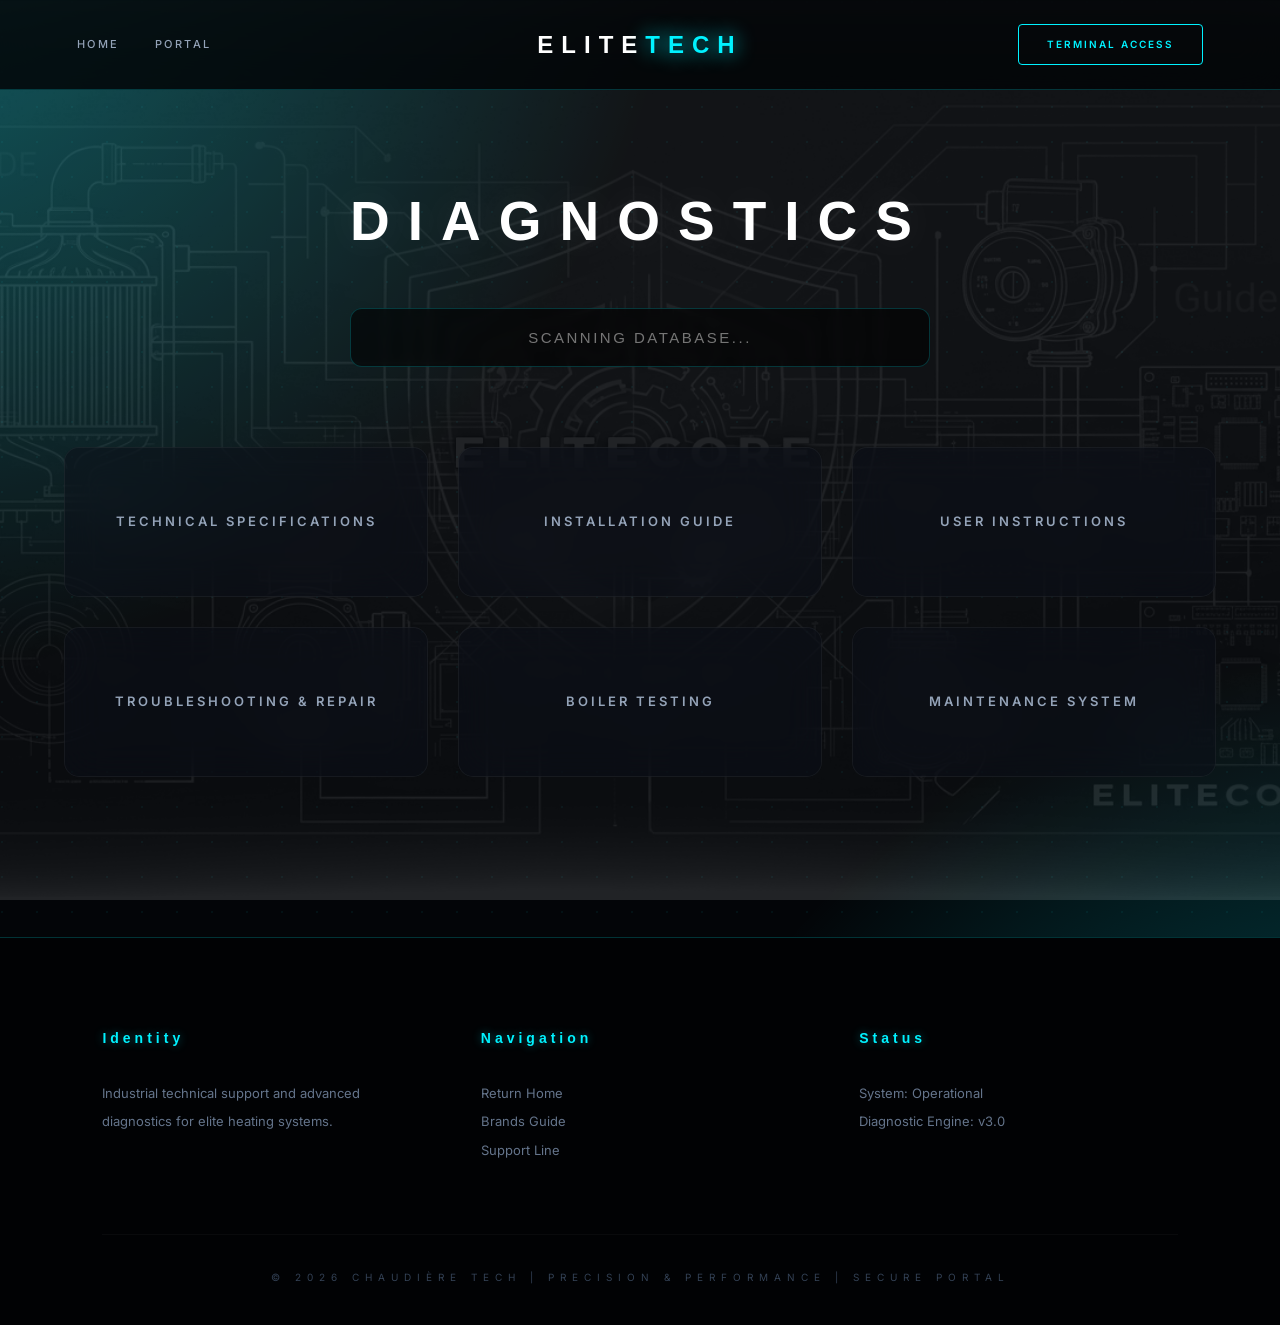
<file: home/noval-florida.html>
<!DOCTYPE html>
<html lang="en">
<head>
    <meta charset="UTF-8">
    <meta name="viewport" content="width=device-width, initial-scale=1.0">
    <title>CHAUDIÈRE TECH | Service Portal</title>
    <link href="https://fonts.googleapis.com/css2?family=Syncopate:wght@700&family=Inter:wght@300;400;600&display=swap" rel="stylesheet">
    <link rel="icon" href="../image/Gemini_Generated_Image_ovh1bdovh1bdovh1.png" sizes="any" type="image/png">  
   <link rel="stylesheet" href="style.css">
   <style>
    body::before {
    content: "";
    position: fixed; 
    top: 0;
    left: 0;
    width: 100%;
    height: 100%;
    background-image: url('../image/Gemini_Generated_Image_2aashp2aashp2aas.png'); 

    background-repeat: no-repeat; 
    background-position: center;  
    background-size: cover;       
    
    
    opacity: 0.12;               
    filter: grayscale(100%) brightness(1.5) contrast(1.1); 
    
    z-index: -1;
}
   </style>
</head>
<body>

    <nav class="navbar">
        <div class="nav-links">
            <a href="../home/idex.html">Home</a>
            <a href="../index.html">Portal</a>
        </div>
        
        <div class="logo">
            <a href="#">ELITE<span>TECH</span></a>
        </div>

        <div class="nav-right">
            <a href="../contact/index.html" class="contact-btn">TERMINAL ACCESS</a>
        </div>
    </nav>

    <main class="hero-content">
        <h1>DIAGNOSTICS</h1>

        <div class="search-container">
            <input type="text" id="searchInput" placeholder="SCANNING DATABASE...">
        </div>

        <div class="services-grid" id="mainGrid">
            <a href="../technical_specifications_and_dimensions/index.html" class="card">Technical Specifications</a>
            <a href="../instructions_for_the_installation_technician/index.html" class="card">Installation Guide</a>
            <a href="../user_Instructions/index.html" class="card">User Instructions</a>
            <a href="../troubleshooting_and_Repair/index.html" class="card">Troubleshooting & Repair</a>
            <a href="../test_de_la_chaudière/index.html" class="card">Boiler Testing</a>
            <a href="../maintenance/index.html" class="card">Maintenance System</a>
        </div>
    </main>

    <footer>
        <div class="footer-grid">
            <div class="footer-col">
                <h4>Identity</h4>
                <p>Industrial technical support and advanced diagnostics for elite heating systems.</p>
            </div>
            
            <div class="footer-col">
                <h4>Navigation</h4>
                <a href="index.html">Return Home</a>
                <a href="index.html">Brands Guide</a>
                <a href="../contact/index.html">Support Line</a>
            </div>

            <div class="footer-col">
                <h4>Status</h4>
                <p>System: Operational</p>
                <p>Diagnostic Engine: v3.0</p>
            </div>
        </div>
        
        <div class="footer-bottom">
            © 2026 CHAUDIÈRE TECH | PRECISION & PERFORMANCE | SECURE PORTAL
        </div>
    </footer>

    <script>
        const searchInput = document.getElementById("searchInput");
        const cards = document.querySelectorAll(".card");
        const grid = document.getElementById("mainGrid");

        searchInput.addEventListener("keyup", function () {
            const searchValue = searchInput.value.toLowerCase();
            let foundCount = 0;

            cards.forEach(card => {
                const text = card.textContent.toLowerCase();
                if(text.includes(searchValue)) {
                    card.style.display = "flex";
                    foundCount++;
                } else {
                    card.style.display = "none";
                }
            });
            
            let existingError = document.getElementById("search-error");
            if (foundCount === 0) {
                if (!existingError) {
                    let error = document.createElement("p");
                    error.id = "search-error";
                    error.innerHTML = "> ACCESS DENIED: NO DATA MATCHES YOUR QUERY";
                    error.style.cssText = "color: #ff4d4d; grid-column: 1/-1; text-align: center; padding: 40px; font-family: 'Syncopate'; font-size: 11px; letter-spacing: 2px;";
                    grid.appendChild(error);
                }
            } else if (existingError) {
                existingError.remove();
            }
        });
    </script>

</body>
</html>
</file>
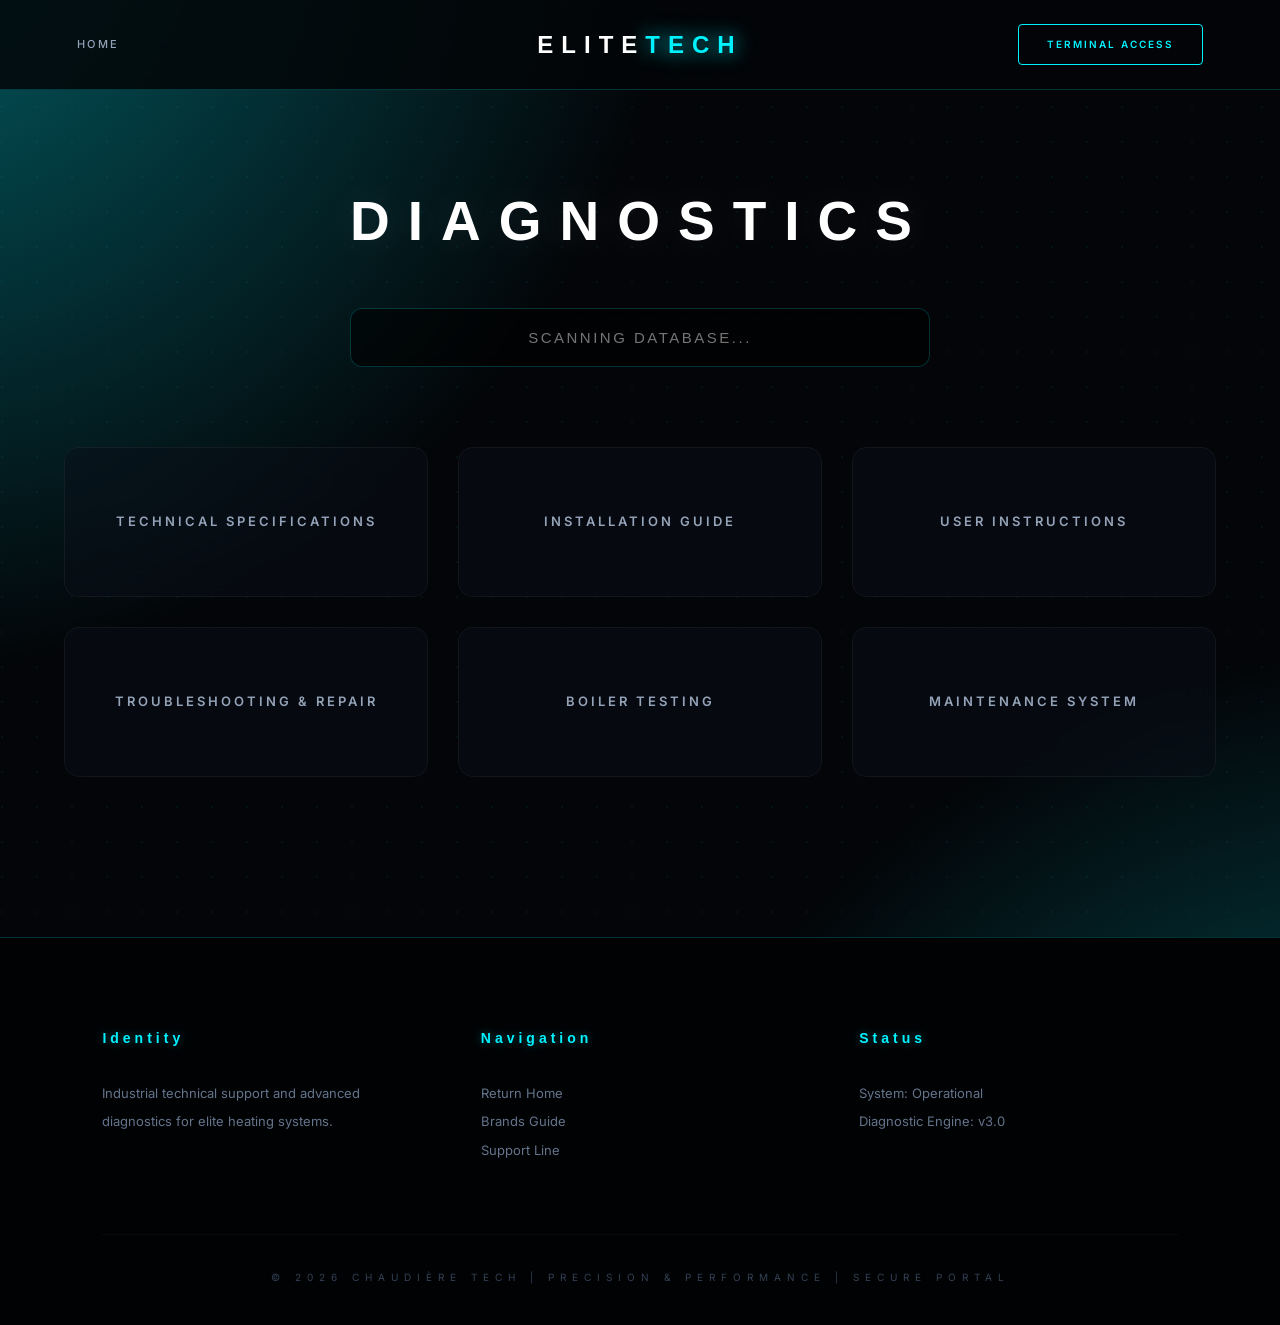
<file: home/saunier-duval.html>
<!DOCTYPE html>
<html lang="en">
<head>
    <meta charset="UTF-8">
    <meta name="viewport" content="width=device-width, initial-scale=1.0">
    <title>CHAUDIÈRE TECH | Service Portal</title>
    <link href="https://fonts.googleapis.com/css2?family=Syncopate:wght@700&family=Inter:wght@300;400;600&display=swap" rel="stylesheet">
   <link rel="stylesheet" href="style.css">
   <link rel="icon" href="../image/Gemini_Generated_Image_ovh1bdovh1bdovh1.png" sizes="any" type="image/png">  
</head>
<body>

    <nav class="navbar">
        <div class="nav-links">
            <a href="idex.html">Home</a>
            
        </div>
        
        <div class="logo">
            <a href="#">ELITE<span>TECH</span></a>
        </div>

        <div class="nav-right">
            <a href="../contact/index.html" class="contact-btn">TERMINAL ACCESS</a>
        </div>
    </nav>

    <main class="hero-content">
        <h1>DIAGNOSTICS</h1>

        <div class="search-container">
            <input type="text" id="searchInput" placeholder="SCANNING DATABASE...">
        </div>

        <div class="services-grid" id="mainGrid">
            <a href="../technical_specifications_and_dimensions/index.html" class="card">Technical Specifications</a>
            <a href="../instructions_for_the_installation_technician/index.html" class="card">Installation Guide</a>
            <a href="../user_Instructions/index.html" class="card">User Instructions</a>
            <a href="../troubleshooting_and_Repair/index.html" class="card">Troubleshooting & Repair</a>
            <a href="../test_de_la_chaudière/index.html" class="card">Boiler Testing</a>
            <a href="../maintenance/index.html" class="card">Maintenance System</a>
        </div>
    </main>

    <footer>
        <div class="footer-grid">
            <div class="footer-col">
                <h4>Identity</h4>
                <p>Industrial technical support and advanced diagnostics for elite heating systems.</p>
            </div>
            
            <div class="footer-col">
                <h4>Navigation</h4>
                <a href="index.html">Return Home</a>
                <a href="index.html">Brands Guide</a>
                <a href="../contact/index.html">Support Line</a>
            </div>

            <div class="footer-col">
                <h4>Status</h4>
                <p>System: Operational</p>
                <p>Diagnostic Engine: v3.0</p>
            </div>
        </div>
        
        <div class="footer-bottom">
            © 2026 CHAUDIÈRE TECH | PRECISION & PERFORMANCE | SECURE PORTAL
        </div>
    </footer>

   <script src="main.js"></script>

</body>
</html>
</file>
<file: contact/style.css>
@import url('https://fonts.googleapis.com/css2?family=Inter:wght@300;400;600&family=Syncopate:wght@400;700&display=swap');

:root {
    --accent: #00f2ff;
    --bg: #030508;
    --card: rgba(10, 15, 25, 0.8);
    --border: rgba(0, 242, 255, 0.15);
}

* { margin: 0; padding: 0; box-sizing: border-box; }

body {
    background-color: var(--bg);
    background-image: radial-gradient(circle at 50% 50%, #0a121a 0%, #030508 100%);
    color: #f0faff;
    font-family: 'Inter', sans-serif;
    padding: 50px 5%;
    min-height: 100vh;
}

.content-wrapper { max-width: 1100px; margin: 0 auto; }

/* زر الرجوع */
.btn-back {
    display: inline-block;
    color: var(--accent);
    text-decoration: none;
    font-family: 'Syncopate';
    font-size: 9px;
    letter-spacing: 2px;
    border: 1px solid var(--accent);
    padding: 10px 20px;
    margin-bottom: 40px;
    transition: 0.3s;
}
.btn-back:hover { background: var(--accent); color: #000; box-shadow: 0 0 15px var(--accent); }

/* العناوين */
.section-title { font-family: 'Syncopate'; letter-spacing: 6px; text-align: center; margin-bottom: 10px; }
.section-title span { color: var(--accent); text-shadow: 0 0 10px var(--accent); }

.status-box { text-align: center; font-family: 'Syncopate'; font-size: 10px; color: #64748b; margin-bottom: 50px; }
.status-active { color: #00ff88; text-shadow: 0 0 10px #00ff88; animation: blink 2s infinite; }

/* شبكة الكروت */
.support-grid {
    display: grid;
    grid-template-columns: repeat(auto-fit, minmax(300px, 1fr));
    gap: 20px;
}

.support-card {
    background: var(--card);
    border: 1px solid var(--border);
    padding: 30px;
    border-radius: 12px;
    backdrop-filter: blur(10px);
    transition: 0.4s;
}
.support-card:hover { border-color: var(--accent); transform: translateY(-5px); box-shadow: 0 10px 30px rgba(0,0,0,0.5); }

.card-id { font-family: 'Syncopate'; font-size: 22px; color: var(--accent); margin-bottom: 5px; }
.card-tag { font-size: 10px; color: #64748b; margin-bottom: 15px; letter-spacing: 1px; }
.support-card p { font-size: 13px; color: #94a3b8; margin-bottom: 20px; line-height: 1.6; }

.contact-box {
    background: rgba(0, 242, 255, 0.05);
    border: 1px solid var(--border);
    padding: 12px;
    color: var(--accent);
    font-family: 'Syncopate';
    font-size: 11px;
    text-align: center;
}

/* الفوتر */
.main-footer { margin-top: 80px; padding-top: 30px; border-top: 1px solid var(--border); text-align: left; }
.footer-brand h4 { font-family: 'Syncopate'; margin-bottom: 5px; }
.footer-brand span { color: var(--accent); }
.footer-copyright { font-size: 9px; color: #334155; letter-spacing: 2px; margin-top: 15px; }

@keyframes blink { 0%, 100% { opacity: 1; } 50% { opacity: 0.5; } }
</file>
<file: الخدمات/style.css>
/* ================================================================
   ELITE MASTER SYSTEM | ALL-IN-ONE STYLING
   PROJECT: CHAUDIÈRE TECH | DEV: ABDELKADER
   ================================================================ */

@import url('https://fonts.googleapis.com/css2?family=Inter:wght@300;400;600&family=Syncopate:wght@400;700&display=swap');

:root {
    --accent: #00f2ff;           /* لون النيون الأساسي */
    --accent-glow: rgba(0, 242, 255, 0.3);
    --bg-dark: #030508;          /* خلفية سوداء عميقة */
    --card-bg: rgba(10, 15, 25, 0.7);
    --border-color: rgba(0, 242, 255, 0.15);
    --text-main: #f0faff;
    --text-dim: #64748b;
    --glass: blur(12px);
    --transition: all 0.4s cubic-bezier(0.15, 0.85, 0.35, 1);
}

/* ================= التنسيق الأساسي ================= */
* {
    margin: 0;
    padding: 0;
    box-sizing: border-box;
}

body {
    background-color: var(--bg-dark);
    /* هالات النيون الخلفية */
    background-image: 
        radial-gradient(circle at 0% 0%, var(--accent-glow) 0%, transparent 40%),
        radial-gradient(circle at 100% 100%, var(--accent-glow) 0%, transparent 40%),
        radial-gradient(circle at 2px 2px, rgba(0, 242, 255, 0.02) 1px, transparent 0);
    background-size: 100% 100%, 100% 100%, 30px 30px;
    color: var(--text-main);
    font-family: 'Inter', sans-serif;
    line-height: 1.6;
    padding: 60px 5%;
    min-height: 100vh;
}

.content-wrapper {
    max-width: 1000px;
    margin: 0 auto;
}

/* ================= زر الرجوع (Back Button) ================= */
.btn-back {
    display: inline-block;
    padding: 10px 20px;
    border: 1px solid var(--accent);
    color: var(--accent);
    text-decoration: none;
    font-family: 'Syncopate', sans-serif;
    font-size: 9px;
    letter-spacing: 2px;
    border-radius: 4px;
    background: rgba(0, 242, 255, 0.05);
    margin-bottom: 40px;
    transition: var(--transition);
    text-transform: uppercase;
}

.btn-back:hover {
    background: var(--accent);
    color: #000;
    box-shadow: 0 0 20px var(--accent);
    transform: translateX(-5px);
}

/* ================= العناوين (Titles) ================= */
.section-title {
    font-family: 'Syncopate', sans-serif;
    font-size: clamp(20px, 5vw, 32px);
    letter-spacing: 8px;
    text-align: center;
    margin-bottom: 60px;
    text-transform: uppercase;
}

.section-title span {
    color: var(--accent);
    text-shadow: 0 0 15px var(--accent);
}

/* ================= الجداول (Tables) ================= */
.tech-table {
    width: 100%;
    border-collapse: collapse;
    background: var(--card-bg);
    backdrop-filter: var(--glass);
    border: 1px solid var(--border-color);
    margin-bottom: 50px;
}

.tech-table th, .tech-table td {
    padding: 18px;
    text-align: left;
    border: 1px solid rgba(0, 242, 255, 0.05);
}

.tech-table th {
    background: rgba(0, 242, 255, 0.05);
    color: var(--accent);
    font-family: 'Syncopate', sans-serif;
    font-size: 10px;
    letter-spacing: 2px;
}

.tech-table tr:hover {
    background: rgba(0, 242, 255, 0.02);
}

/* ================= البطاقات (Cards) ================= */
.repair-item, .step-card {
    background: var(--card-bg);
    border: 1px solid var(--border-color);
    padding: 30px;
    border-radius: 12px;
    margin-bottom: 25px;
    backdrop-filter: var(--glass);
    transition: var(--transition);
}

.repair-item:hover, .step-card:hover {
    border-color: var(--accent);
    transform: translateY(-5px);
    box-shadow: 0 10px 30px rgba(0, 0, 0, 0.5), 0 0 20px rgba(0, 242, 255, 0.1);
}

.error-id {
    font-family: 'Syncopate', sans-serif;
    color: var(--accent);
    font-size: 26px;
    text-shadow: 0 0 10px var(--accent);
    margin-bottom: 10px;
}

.fault-tag {
    display: inline-block;
    background: rgba(255, 255, 255, 0.05);
    padding: 4px 12px;
    font-size: 10px;
    color: var(--text-dim);
    border-radius: 4px;
    margin-bottom: 15px;
    letter-spacing: 1px;
}

/* ================= القوائم (Lists) ================= */
.task-list {
    list-style: none;
}

.task-list li {
    background: rgba(255, 255, 255, 0.02);
    margin-bottom: 12px;
    padding: 20px;
    border-left: 3px solid var(--accent);
    border-radius: 0 8px 8px 0;
    display: flex;
    gap: 15px;
    transition: var(--transition);
}

.task-list li:hover {
    background: rgba(0, 242, 255, 0.05);
    padding-left: 30px;
}

.task-list li span {
    color: var(--accent);
    font-weight: bold;
    font-family: 'Syncopate';
    font-size: 12px;
}

/* ================= التنبيهات (Alerts) ================= */
.action-box {
    background: rgba(0, 242, 255, 0.05);
    border: 1px solid var(--border-color);
    border-left: 3px solid var(--accent);
    padding: 15px;
    color: var(--accent);
    font-size: 13px;
    font-style: italic;
    margin-top: 15px;
}

.warning-box {
    background: rgba(255, 77, 77, 0.05);
    border: 1px dashed #ff4d4d;
    color: #ff4d4d;
    padding: 20px;
    text-align: center;
    border-radius: 8px;
    font-family: 'Syncopate', sans-serif;
    font-size: 11px;
    margin-bottom: 40px;
    letter-spacing: 1px;
}

/* ================= التذييل (Footer) ================= */
.main-footer {
    margin-top: 100px;
    padding: 50px 0 20px;
    border-top: 1px solid var(--border-color);
    text-align: center;
}

.footer-brand h4 {
    font-family: 'Syncopate', sans-serif;
    font-size: 18px;
    letter-spacing: 5px;
    margin-bottom: 10px;
}

.footer-brand span {
    color: var(--accent);
    text-shadow: 0 0 10px var(--accent);
}

.footer-brand p {
    font-size: 11px;
    color: var(--text-dim);
    letter-spacing: 2px;
}

.footer-copyright {
    margin-top: 30px;
    font-size: 9px;
    color: #334155;
    letter-spacing: 3px;
    text-transform: uppercase;
}

/* ================= دعم الهواتف ================= */
@media (max-width: 768px) {
    body { padding: 40px 3%; }
    .section-title { letter-spacing: 4px; }
    .tech-table th, .tech-table td { padding: 12px; font-size: 12px; }
}
</file>
<file: home/style.css>
/* ================================================================
   TECH ELITE | FULL PRO VERSION (211 LINES APPROX)
   REWRITTEN BY GEMINI FOR ABDELKADER - NO COMPRESSION
   ================================================================ */

@import url('https://fonts.googleapis.com/css2?family=Inter:wght@300;400;500;600;700&family=Syncopate:wght@400;700&display=swap');

:root {
    /* الألوان الجديدة المشعة (Vibrant Neon) */
    --accent: #00f2ff; 
    --accent-glow: rgba(0, 242, 255, 0.4);
    --accent-dim: rgba(0, 242, 255, 0.1);
    --bg-dark: #030508;
    --card-bg: rgba(10, 15, 25, 0.5);
    --text-main: #f0faff;
    --text-dim: #94a3b8;
    --border-color: rgba(0, 242, 255, 0.2);
    --nav-bg: rgba(3, 5, 8, 0.85);
    --transition: all 0.5s cubic-bezier(0.4, 0, 0.2, 1);
    --glass-blur: blur(20px);
}

/* ================= Reset & Base ================= */
* {
    margin: 0;
    padding: 0;
    box-sizing: border-box;
}

html {
    scroll-behavior: smooth;
}

body {
    background-color: var(--bg-dark);
    /* التوهج الجانبي الاحترافي (Glow Overlay) */
    background-image: 
        radial-gradient(circle at -10% -10%, var(--accent-glow) 0%, transparent 40%),
        radial-gradient(circle at 110% 110%, var(--accent-glow) 0%, transparent 40%),
        radial-gradient(circle at 2px 2px, rgba(0, 242, 255, 0.05) 1px, transparent 0);
    background-size: 100% 100%, 100% 100%, 35px 35px;
    color: var(--text-main);
    font-family: 'Inter', sans-serif;
    min-height: 100vh;
    overflow-x: hidden;
    line-height: 1.5;
}

/* ================= Navbar Section ================= */
.navbar {
    position: fixed;
    top: 0;
    left: 0;
    width: 100%;
    height: 90px;
    display: grid;
    grid-template-columns: 1fr auto 1fr;
    align-items: center;
    padding: 0 6%;
    background: var(--nav-bg);
    backdrop-filter: var(--glass-blur);
    -webkit-backdrop-filter: var(--glass-blur);
    border-bottom: 1px solid var(--border-color);
    z-index: 1000;
    transition: var(--transition);
}

.nav-links {
    display: flex;
    gap: 35px;
    list-style: none;
}

.nav-links a {
    text-decoration: none;
    color: var(--text-dim);
    font-size: 11px;
    font-weight: 500;
    letter-spacing: 2.5px;
    text-transform: uppercase;
    transition: var(--transition);
    position: relative;
}

.nav-links a::after {
    content: '';
    position: absolute;
    bottom: -5px;
    left: 0;
    width: 0;
    height: 1px;
    background: var(--accent);
    box-shadow: 0 0 10px var(--accent);
    transition: var(--transition);
}

.nav-links a:hover {
    color: var(--accent);
    text-shadow: 0 0 12px var(--accent);
}

.nav-links a:hover::after {
    width: 100%;
}

.logo {
    text-align: center;
}

.logo a {
    font-family: 'Syncopate', sans-serif;
    font-size: 24px;
    color: #fff;
    text-decoration: none;
    letter-spacing: 8px;
    text-transform: uppercase;
    font-weight: 700;
    transition: var(--transition);
}

.logo a span {
    color: var(--accent);
    text-shadow: 0 0 20px var(--accent);
}

.nav-right {
    display: flex;
    justify-content: flex-end;
}

.contact-btn {
    text-decoration: none;
    color: var(--accent);
    border: 1px solid var(--accent);
    padding: 12px 28px;
    font-size: 10px;
    font-weight: 600;
    letter-spacing: 2px;
    text-transform: uppercase;
    border-radius: 4px;
    transition: var(--transition);
    background: transparent;
}

.contact-btn:hover {
    background: var(--accent-dim);
    box-shadow: 0 0 25px var(--accent-glow);
    transform: scale(1.05);
}

/* ================= Hero Content ================= */
.hero-content {
    flex: 1;
    padding: 180px 5% 100px;
    display: flex;
    flex-direction: column;
    align-items: center;
    position: relative;
}

.hero-content h1 {
    font-family: 'Syncopate', sans-serif;
    font-size: clamp(30px, 6vw, 55px);
    letter-spacing: 18px;
    margin-bottom: 45px;
    text-align: center;
    color: #fff;
    text-transform: uppercase;
    text-shadow: 0 0 40px rgba(255, 255, 255, 0.1);
}

/* Search Area */
.search-container {
    width: 100%;
    max-width: 580px;
    margin-bottom: 80px;
    position: relative;
}

.search-container input {
    width: 100%;
    background: rgba(0, 0, 0, 0.6);
    border: 1px solid var(--border-color);
    padding: 20px 30px;
    color: #fff;
    border-radius: 12px;
    text-align: center;
    font-size: 15px;
    letter-spacing: 2.5px;
    outline: none;
    transition: var(--transition);
    backdrop-filter: blur(5px);
}

.search-container input:focus {
    border-color: var(--accent);
    background: rgba(0, 242, 255, 0.03);
    box-shadow: 0 0 35px rgba(0, 242, 255, 0.15);
}

/* ================= Services Grid ================= */
.services-grid {
    display: grid;
    grid-template-columns: repeat(auto-fit, minmax(320px, 1fr));
    gap: 30px;
    width: 100%;
    max-width: 1250px;
    margin-bottom: 60px;
}

.card {
    background: var(--card-bg);
    border: 1px solid rgba(255, 255, 255, 0.05);
    padding: 50px 35px;
    text-decoration: none;
    color: var(--text-dim);
    text-transform: uppercase;
    letter-spacing: 3px;
    font-size: 13px;
    font-weight: 600;
    text-align: center;
    transition: var(--transition);
    display: flex;
    align-items: center;
    justify-content: center;
    min-height: 150px;
    border-radius: 15px;
    position: relative;
    overflow: hidden;
    backdrop-filter: var(--glass-blur);
}

.card::before {
    content: '';
    position: absolute;
    top: 0;
    left: -100%;
    width: 100%;
    height: 100%;
    background: linear-gradient(90deg, transparent, rgba(0, 242, 255, 0.1), transparent);
    transition: 0.6s;
}

.card:hover {
    border-color: var(--accent);
    color: #fff;
    background: rgba(15, 25, 35, 0.8);
    transform: translateY(-10px);
    box-shadow: 0 20px 50px rgba(0, 0, 0, 0.6), 0 0 20px var(--accent-dim);
}

.card:hover::before {
    left: 100%;
}

/* ================= Brands Grid ================= */
.brands-grid {
    display: grid;
    grid-template-columns: repeat(auto-fit, minmax(280px, 1fr));
    gap: 35px;
    width: 100%;
    max-width: 1250px;
    margin-top: 60px;
}

.brand-item {
    background: var(--card-bg);
    border: 1px solid rgba(255, 255, 255, 0.05);
    padding: 60px 40px;
    text-decoration: none;
    color: var(--text-dim);
    transition: var(--transition);
    display: flex;
    flex-direction: column;
    align-items: center;
    border-radius: 18px;
    position: relative;
    overflow: hidden;
    backdrop-filter: var(--glass-blur);
}

.brand-item:hover {
    border-color: var(--accent);
    background: rgba(15, 25, 35, 0.85);
    transform: translateY(-12px) scale(1.02);
    box-shadow: 0 25px 60px rgba(0, 0, 0, 0.7);
}

.brand-item img {
    width: 150px;
    height: 95px;
    object-fit: contain;
    margin-bottom: 30px;
    filter: grayscale(1) opacity(0.5);
    transition: var(--transition);
}

.brand-item:hover img {
    filter: grayscale(0) opacity(1) drop-shadow(0 0 10px var(--accent-glow));
    transform: scale(1.1);
}

.brand-item span {
    font-size: 15px;
    font-weight: 600;
    letter-spacing: 4px;
    text-transform: uppercase;
    transition: var(--transition);
}

.brand-item:hover span {
    color: var(--accent);
    text-shadow: 0 0 10px var(--accent);
}

/* ================= Footer Section ================= */
footer {
    background: #010204;
    border-top: 1px solid var(--border-color);
    padding: 90px 8% 40px;
    margin-top: auto;
}

.footer-grid {
    display: grid;
    grid-template-columns: repeat(auto-fit, minmax(220px, 1fr));
    gap: 60px;
    max-width: 1250px;
    margin: 0 auto;
}

.footer-col h4 {
    color: var(--accent);
    font-family: 'Syncopate', sans-serif;
    font-size: 14px;
    letter-spacing: 4px;
    margin-bottom: 30px;
    text-shadow: 0 0 10px var(--accent-glow);
}

.footer-col a, .footer-col p {
    color: #64748b;
    text-decoration: none;
    font-size: 13px;
    line-height: 2.2;
    display: block;
    transition: 0.3s ease;
}

.footer-col a:hover {
    color: #fff;
    transform: translateX(10px);
    text-shadow: 0 0 5px var(--accent);
}

.footer-bottom {
    margin-top: 70px;
    padding-top: 35px;
    border-top: 1px solid rgba(255, 255, 255, 0.03);
    text-align: center;
    font-size: 10px;
    color: #334155;
    letter-spacing: 6px;
    text-transform: uppercase;
}

/* ================= Responsive Queries ================= */
@media (max-width: 1024px) {
    .navbar { padding: 0 4%; }
    .hero-content h1 { font-size: 40px; }
}

@media (max-width: 768px) {
    .navbar {
        grid-template-columns: 1fr;
        height: auto;
        padding: 25px;
        gap: 20px;
        position: relative;
    }
    .nav-links {
        justify-content: center;
        flex-wrap: wrap;
        gap: 20px;
    }
    .nav-right, .logo {
        text-align: center;
        justify-content: center;
    }
    .hero-content {
        padding-top: 80px;
    }
    .hero-content h1 {
        font-size: 28px;
        letter-spacing: 10px;
    }
    .brand-item {
        padding: 40px 20px;
    }
}

@media (max-width: 480px) {
    .nav-links a { font-size: 9px; letter-spacing: 1.5px; }
    .contact-btn { padding: 10px 20px; font-size: 9px; }
}
</file>
